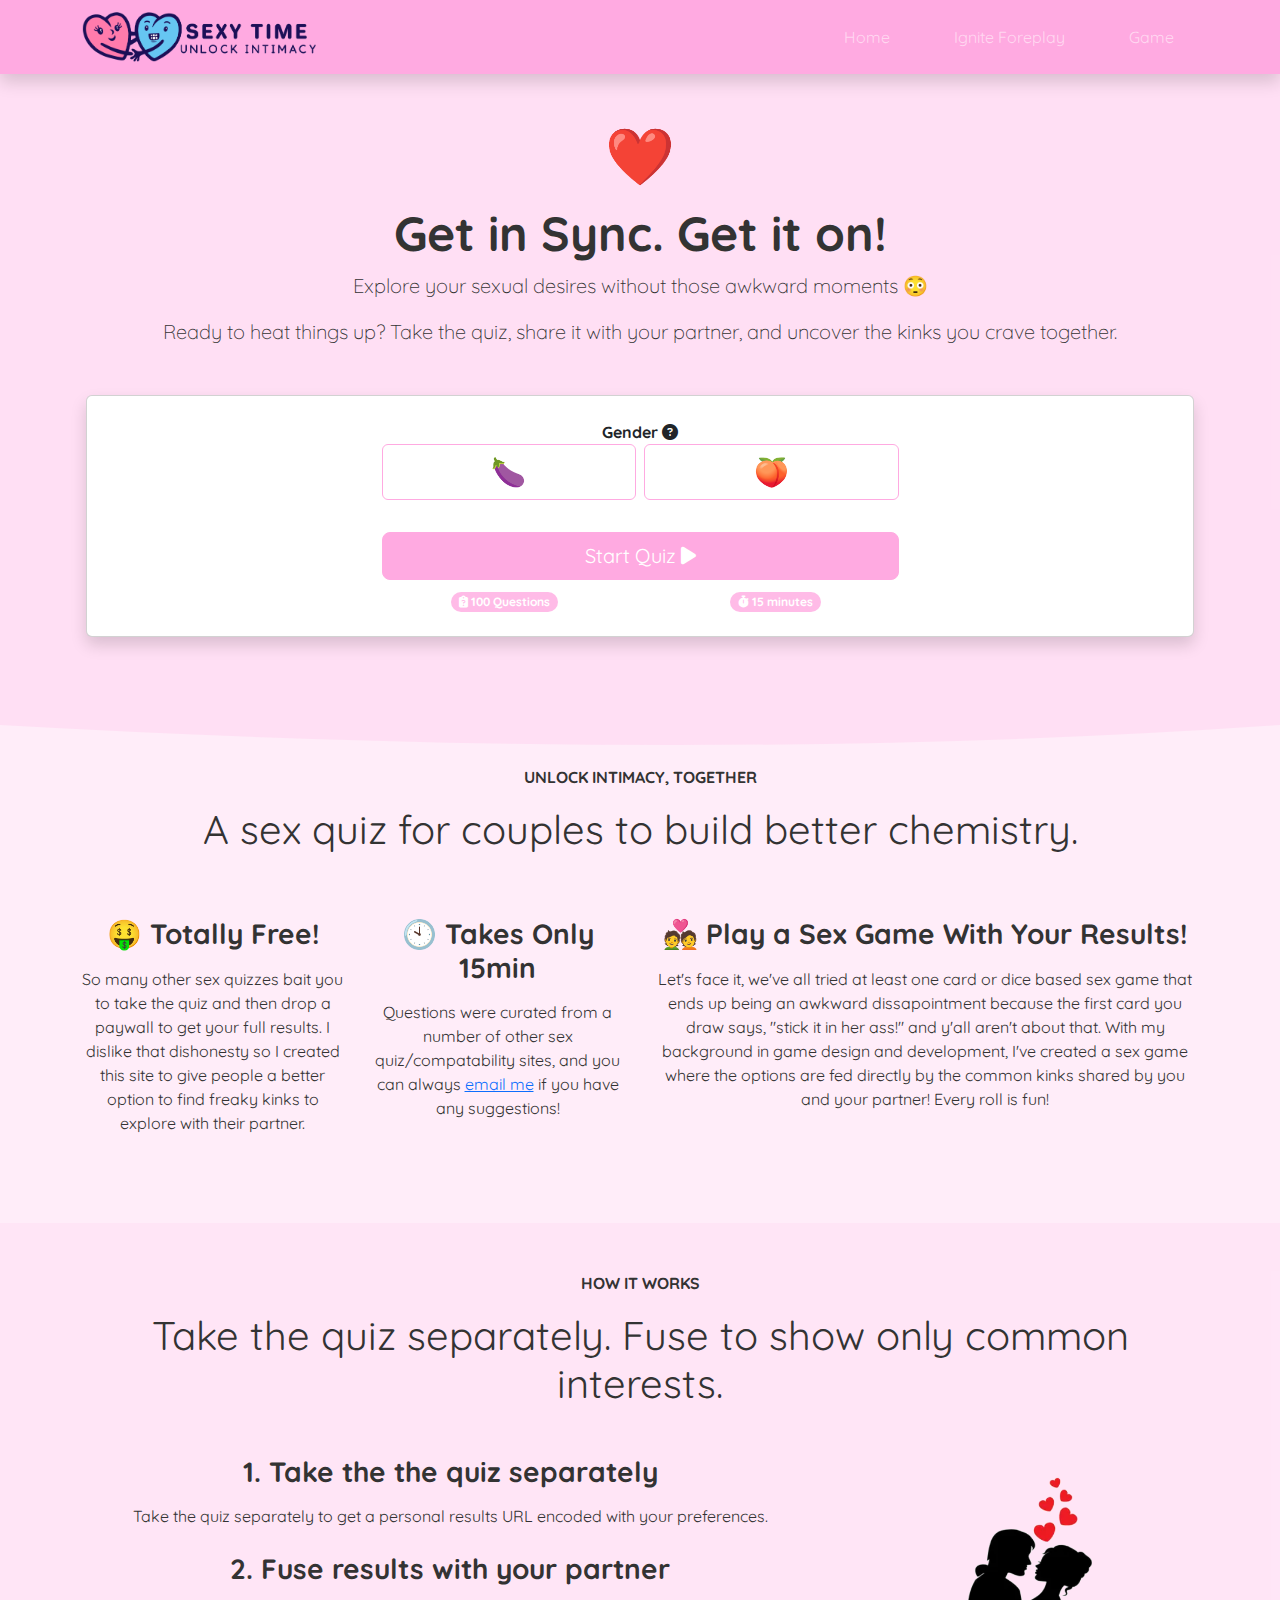
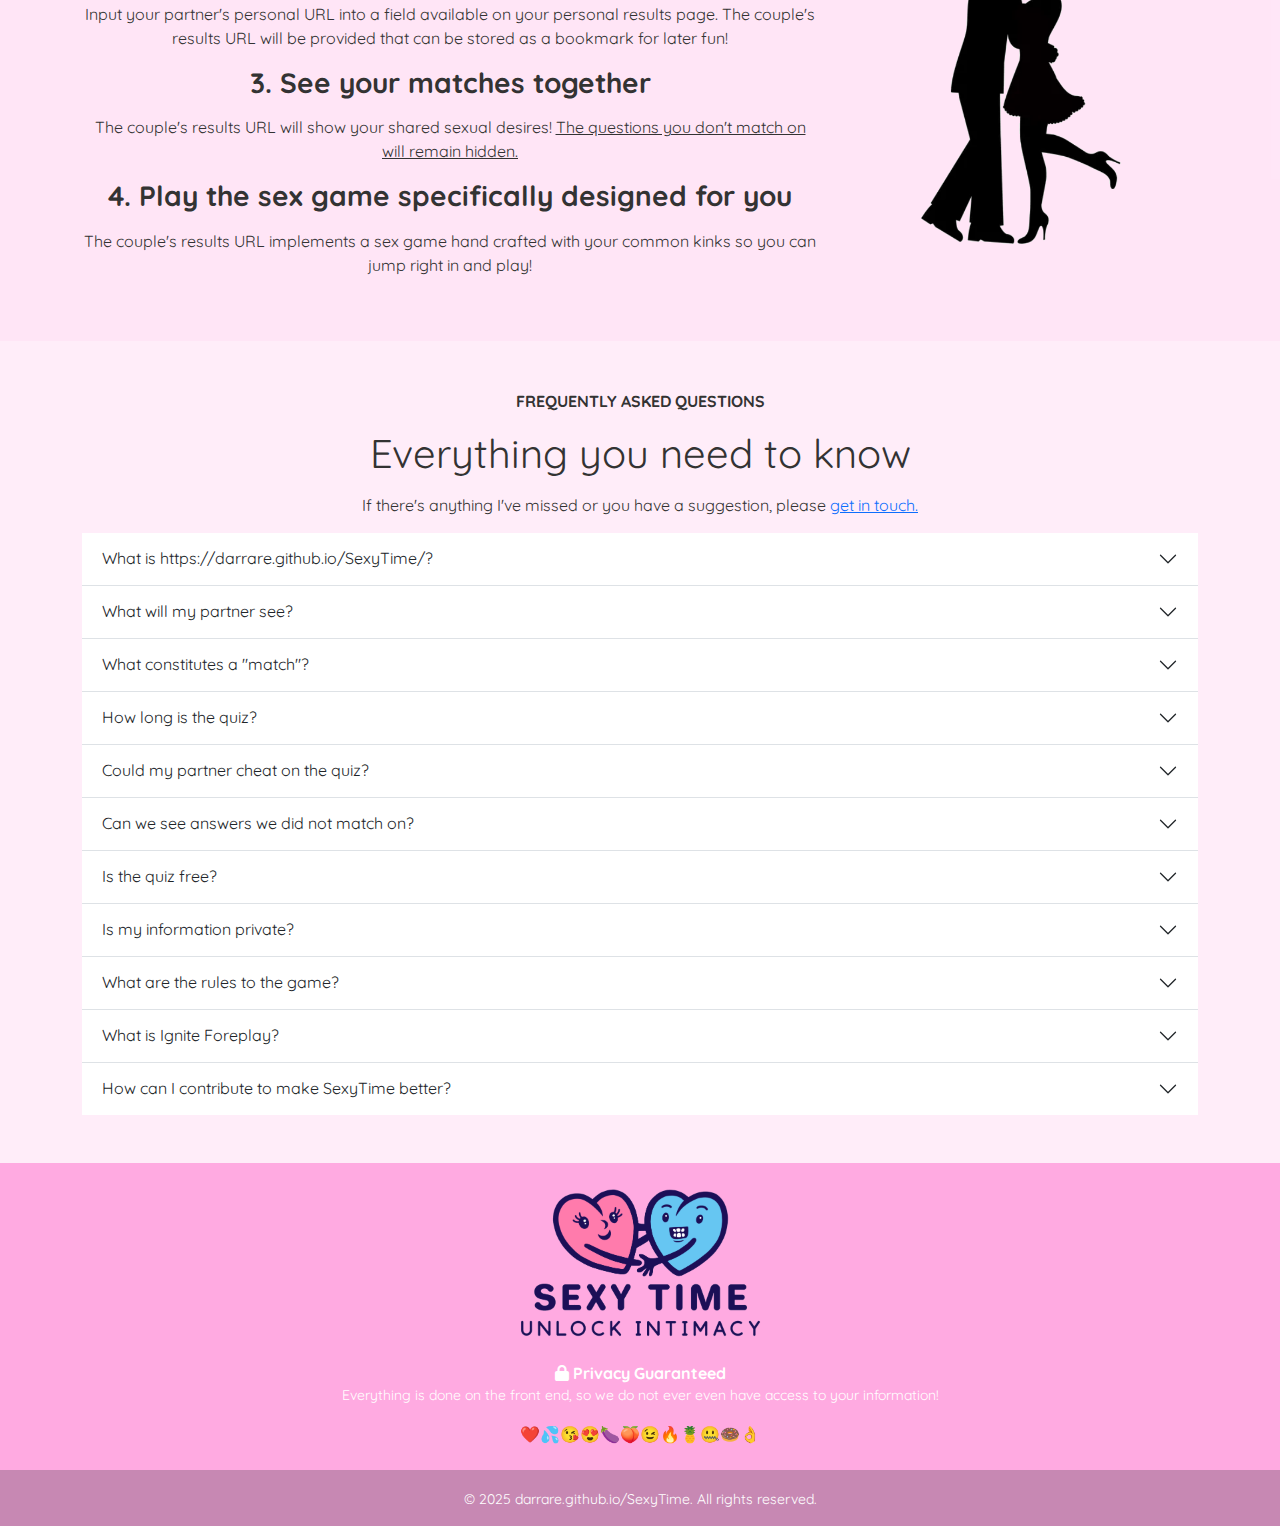
<file: index.html>
﻿<!doctype html>
<html>

<head>
    <meta name="viewport" content="width=device-width, initial-scale=1">
    <meta property="og:title" content="SexyTime">
    <title>Sex Quiz for Couples - Sexy Time</title>

    <link href="https://fonts.googleapis.com/css2?family=Quicksand:wght@400;600;700&display=swap" rel="stylesheet">
    <link rel="stylesheet" href="https://cdn.jsdelivr.net/npm/bootstrap@5.3.3/dist/css/bootstrap.min.css" />
    <link rel="stylesheet" href="https://cdnjs.cloudflare.com/ajax/libs/font-awesome/6.7.2/css/all.min.css" />
    <script src="https://ajax.googleapis.com/ajax/libs/jquery/3.7.1/jquery.min.js"></script>
    <script src="https://cdn.jsdelivr.net/npm/bootstrap@5.3.3/dist/js/bootstrap.bundle.min.js"></script>
    <script src="Javascript/site.js"></script>
    <script src="Javascript/index.js"></script>
    <link rel="stylesheet" href="site.css" />
    <link rel="shortcut icon" type="image/png" href="Images/favicon.png">
</head>

<body>
    <!-- NAV BAR -->
    <nav class="navbar navbar-expand-lg navbar-dark bg-primary shadow">
        <div class="container-lg">
            <a class="navbar-brand py-1" href="index.html">
                <img src="Images/LogoShort.png" height="50" alt="SexyTime Logo" />
            </a>

            <button class="navbar-toggler" type="button" data-bs-toggle="collapse" data-bs-target="#navbarNav" ...>
                <span class="navbar-toggler-icon"></span>
            </button>

            <div class="collapse navbar-collapse justify-content-end" id="navbarNav">
                <ul class="navbar-nav gap-3">
                    <li class="nav-item">
                        <a class="nav-link btn btn-outline-light btn-sm px-4" href="index.html">Home</a>
                    </li>
                    <li class="nav-item">
                        <a class="nav-link btn btn-outline-light btn-sm px-4" href="igniteForeplay.html">Ignite
                            Foreplay</a>
                    </li>
                    <li class="nav-item">
                        <a class="nav-link btn btn-outline-light btn-sm px-4" href="game.html">Game</a>
                    </li>
                </ul>
            </div>
        </div>
    </nav>


    <!-- Intro and anatomy/start button -->
    <div class="py-5 text-center bg-primary curved-bottom" style="--bs-bg-opacity: .2">
        <div class="container-lg">
            <div class="d-block display-4 mb-3">❤️</div>
            <h1 class="display-5 fw-bold">Get in Sync. Get it on!</h1>
            <p class="lead">Explore your sexual desires without those awkward moments 😳</p>
            <p class="lead mb-5">Ready to heat things up? Take the quiz, share it with your partner, and uncover the
                kinks you crave together.</p>
        </div>
        <div class="container-lg px-md-3 px-0">
            <div class="bg-white p-4 card shadow mb-neg">
                <div class="row justify-content-center text-center">
                    <div class="col-md-6">
                        <label>
                            <b>Gender <i class="fa-solid fa-circle-question" data-bs-toggle="tooltip"
                                    aria-label="Certain acts can only be done to or by a male or female."
                                    data-bs-original-title="Certain acts can only be done to or by a male or female."></i></b>
                        </label>
                        <div class="row">
                            <div class="col pe-1">
                                <input class="btn-check fs-5" required id="_male" type="radio" name="anatomy"
                                    value="male">
                                <label class="btn btn-outline-primary btn fs-3 w-100 me-2" data-bs-toggle="tooltip"
                                    for="_male" style="--bs-bg-opacity: .3" data-bs-original-title="Male">🍆</label>
                            </div>
                            <div class="col ps-1">
                                <input class="btn-check fs-5" required id="_female" type="radio" name="anatomy"
                                    value="female">
                                <label class="btn btn-outline-primary btn fs-3 w-100" data-bs-toggle="tooltip"
                                    for="_female" style="--bs-bg-opacity: .3" data-bs-original-title="Female">🍑</label>
                            </div>
                        </div>
                    </div>
                </div>
                <div class="row justify-content-center text-center mt-4">
                    <div class="col-md-7 col-lg-6">
                        <button class="btn btn-primary btn-lg d-block mx-auto w-100 my-2"
                            onclick="onStartQuizClick()">Start Quiz <i class="fa-solid fa-play"></i></button>
                        <div class="row">
                            <div class="col-6">
                                <span class="badge rounded-pill bg-primary" style="--bs-bg-opacity: .8">
                                    <i class="fa-solid fa-clipboard-question"></i> <span id="_question-count"></span>
                                </span>
                            </div>
                            <div class="col-6">
                                <span class="badge rounded-pill bg-primary" style="--bs-bg-opacity: .8">
                                    <i class="fa-solid fa-stopwatch"></i> 15 minutes
                                </span>
                            </div>
                        </div>
                    </div>
                </div>
            </div>
        </div>
    </div>

    <!-- Curved line break -->
    <svg width="100%" height="80" viewBox="0 0 450 80" preserveAspectRatio="none">
        <path d="M0,0 L0,40 Q250,80 450,40 L450,0 Z" fill="rgba(var(--bs-primary-rgb), .2)"></path>
    </svg>

    <!-- Details -->
    <div class="container-lg mt-home mb-5">
        <p><b>UNLOCK INTIMACY, TOGETHER</b></p>
        <p class="display-6"><b>A sex quiz for couples to build better chemistry.</b></p>
        <div class="row">
            <div class="col-12 col-md-3 mt-5 d-flex">
                <div>
                    <h3 class="fw-bold mb-3">🤑 Totally Free! </h3>
                    <p>
                        So many other sex quizzes bait you to take the quiz and then drop a paywall to get your full
                        results.
                        I dislike that dishonesty so I created this site to give people a better option to find freaky
                        kinks to explore with their partner.
                    </p>
                </div>
            </div>
            <div class="col-12 col-md-3 mt-5 d-flex">
                <div>
                    <h3 class="fw-bold mb-3">🕙 Takes Only 15min</h3>
                    <p>
                        Questions were curated from a number of other sex quiz/compatability sites, and you can always
                        <a href="mailto:darrare@hotmail.com">email me</a> if you have any suggestions!
                    </p>
                </div>
            </div>
            <div class="col-12 col-md-6 mt-5 d-flex">
                <div>
                    <h3 class="fw-bold mb-3">💑 Play a Sex Game With Your Results!</h3>
                    <p>
                        Let's face it, we've all tried at least one card or dice based sex game that ends up being an
                        awkward dissapointment because the first card you draw says, "stick it in her ass!" and y'all
                        aren't about that.
                        With my background in game design and development, I've created a sex game where the options are
                        fed directly by the common kinks shared by you and your partner! Every roll is fun!
                    </p>
                </div>
            </div>
        </div>
        <br>
    </div>

    <!-- How it works -->
    <div class="bg-primary py-5" style="--bs-bg-opacity: .10;">
        <div class="container-lg">
            <p><b>HOW IT WORKS</b></p>
            <p class="display-6"><b>Take the quiz separately. Fuse to show only common interests.</b></p>

            <div class="row mt-5">
                <div class="col-md-8">
                    <div class="mb-4">
                        <h3 class="fw-bold mb-3">1. Take the the quiz separately</h3>
                        <p>
                            Take the quiz separately to get a personal results URL encoded with your preferences.
                        </p>
                    </div>
                    <div>
                        <h3 class="fw-bold mb-3">2. Fuse results with your partner</h3>
                        <p>
                            Input your partner's personal URL into a field available on your personal results page.
                            The couple's results URL will be provided that can be stored as a bookmark for later fun!
                        </p>
                    </div>
                    <div>
                        <h3 class="fw-bold mb-3">3. See your matches together</h3>
                        <p>
                            The couple's results URL will show your shared sexual desires! <u>The questions you don't
                                match on will remain hidden.</u>
                        </p>
                    </div>
                    <div>
                        <h3 class="fw-bold mb-3">4. Play the sex game specifically designed for you</h3>
                        <p>
                            The couple's results URL implements a sex game hand crafted with your common kinks so you
                            can jump right in and play!
                        </p>
                    </div>
                </div>
                <div class="col-md-4 text-center">
                    <img src="Images/CuteCoupleSilhouette.png" class="img-fluid" alt="Couple embracing"
                        style="max-height: 400px;">
                </div>
            </div>
        </div>
    </div>

    <!-- FAQ -->
    <div class="container-lg mt-5">
        <p><b>FREQUENTLY ASKED QUESTIONS</b></p>
        <p class="display-6"><b>Everything you need to know</b></p>

        <p>If there's anything I've missed or you have a suggestion, please <a href="mailto:darrare@hotmail.com">get in
                touch.</a></p>
        <div class="container-lg px-0 mb-5">
            <div class="accordion accordion-flush">
                <div class="accordion-item">
                    <h2 class="accordion-header" id="flush-heading1">
                        <button class="accordion-button collapsed" type="button" data-bs-toggle="collapse"
                            data-bs-target="#flush-collapse1" aria-expanded="false" aria-controls="flush-collapse1">
                            What is https://darrare.github.io/SexyTime/?
                        </button>
                    </h2>
                    <div id="flush-collapse1" class="accordion-collapse collapse" aria-labelledby="flush-heading1">
                        <div class="accordion-body">
                            <div class="row">
                                <div class="col-md-4">
                                    <img src="Images/LogoSquare.png" class="img-fluid" />
                                </div>
                                <div class="col-md-8">
                                    <p>
                                        https://darrare.github.io/SexyTime/ was created to offer couples out there a way
                                        to explore their sexual fantasies without the awkward moments when they cross a
                                        line that is uncomfortable for their partner.
                                    </p>
                                    <p>
                                        <b>You take the quiz separately.</b>
                                        Your answers are only revealed to your partner if you match on a question, so
                                        you can be totally honest without fear of embarrassment.
                                    </p>
                                    <p class="mb-0">
                                        Quiz results feed into a sex game that allows you and your partner to explore
                                        your wild sides within a realm of comfortablity!
                                        No more will you suffer from the sex games that ask you to cross a line of your
                                        partners as each action recommended by the game is taken directly from your
                                        shared kinks!
                                    </p>
                                </div>
                            </div>
                        </div>
                    </div>
                </div>
                <div class="accordion-item">
                    <h2 class="accordion-header" id="flush-heading2">
                        <button class="accordion-button collapsed" type="button" data-bs-toggle="collapse"
                            data-bs-target="#flush-collapse2" aria-expanded="false" aria-controls="flush-collapse2">
                            What will my partner see?
                        </button>
                    </h2>
                    <div id="flush-collapse2" class="accordion-collapse collapse" aria-labelledby="flush-heading2">
                        <div class="accordion-body">
                            <p>
                                You and your partner will only see each other's answer if you both indicated interest in
                                it.
                            </p>
                            <p>
                                There are 5 options for each question:
                            </p>
                            <p style="margin: 0">🤮 (absolutely not)</p>
                            <p style="margin: 0">😕 (probably not)</p>
                            <p style="margin: 0">🤷 (if my partner is into it)</p>
                            <p style="margin: 0">😀 (yeah)</p>
                            <p>😍 (fuck yeah!)</p>
                            <p class="mb-0">
                                If either of you answers 😕 or 🤮 that answer will be completely excluded from the
                                results page. This ensures that neither of you will feel embarrassed, upset, or
                                uncomfortable if one person answers 🤮 and the other answers 😍.
                            </p>
                        </div>
                    </div>
                </div>
                <div class="accordion-item">
                    <h2 class="accordion-header" id="flush-heading2pointfive">
                        <button class="accordion-button collapsed" type="button" data-bs-toggle="collapse"
                            data-bs-target="#flush-collapse2pointfive" aria-expanded="false"
                            aria-controls="flush-collapse2pointfive">
                            What constitutes a "match"?
                        </button>
                    </h2>
                    <div id="flush-collapse2pointfive" class="accordion-collapse collapse"
                        aria-labelledby="flush-heading2pointfive">
                        <div class="accordion-body">
                            <p>
                                A question is considered a match if you and your partner both answer 🤷, 😀, or 😍. Any
                                combination will count as a match. For example, if you answer 😍 and your partner
                                answers 🤷, it will show up in the results.
                            </p>
                            <p class="mb-0">
                                If either of you answers 😕 or 🤮 that answer will be completely excluded from the
                                results page.
                            </p>
                        </div>
                    </div>
                </div>
                <div class="accordion-item">
                    <h2 class="accordion-header" id="flush-heading3">
                        <button class="accordion-button collapsed" type="button" data-bs-toggle="collapse"
                            data-bs-target="#flush-collapse3" aria-expanded="false" aria-controls="flush-collapse3">
                            How long is the quiz?
                        </button>
                    </h2>
                    <div id="flush-collapse3" class="accordion-collapse collapse" aria-labelledby="flush-heading3">
                        <div class="accordion-body">
                            The quiz takes just 15 minutes per person.
                            You and your partner can take the quiz at the same time as you will generate individual
                            personal URLs.
                        </div>
                    </div>
                </div>
                <div class="accordion-item">
                    <h2 class="accordion-header" id="flush-heading8">
                        <button class="accordion-button collapsed" type="button" data-bs-toggle="collapse"
                            data-bs-target="#flush-collapse8" aria-expanded="false" aria-controls="flush-collapse8">
                            Could my partner cheat on the quiz?
                        </button>
                    </h2>
                    <div id="flush-collapse8" class="accordion-collapse collapse" aria-labelledby="flush-heading8">
                        <div class="accordion-body">
                            It's possible—your partner could answer 😍 to every single question, revealing all the
                            fantasies you selected. However, if your partner is cheating on a simple quiz, you have
                            bigger problems in your relationship.
                        </div>
                    </div>
                </div>
                <div class="accordion-item">
                    <h2 class="accordion-header" id="flush-heading30">
                        <button class="accordion-button collapsed" type="button" data-bs-toggle="collapse"
                            data-bs-target="#flush-collapse30" aria-expanded="false" aria-controls="flush-collapse30">
                            Can we see answers we did not match on?
                        </button>
                    </h2>
                    <div id="flush-collapse30" class="accordion-collapse collapse" aria-labelledby="flush-heading30">
                        <div class="accordion-body">
                            No. The purpose of this quiz is to offer couples an opportunity to express their interests
                            without judgement and embarassment. If you want to share the answers with your partner, take
                            the quiz together!
                        </div>
                    </div>
                </div>
                <div class="accordion-item">
                    <h2 class="accordion-header" id="flush-heading20">
                        <button class="accordion-button collapsed" type="button" data-bs-toggle="collapse"
                            data-bs-target="#flush-collapse20" aria-expanded="false" aria-controls="flush-collapse20">
                            Is the quiz free?
                        </button>
                    </h2>
                    <div id="flush-collapse20" class="accordion-collapse collapse" aria-labelledby="flush-heading20">
                        <div class="accordion-body">
                            Yes! 100% of the quiz is free, unlike other sites out there that bait you in but hit you
                            with a paywall right after you've finished your quiz.
                            100% of your results will be immediately available after you finish 😊
                        </div>
                    </div>
                </div>
                <div class="accordion-item">
                    <h2 class="accordion-header" id="flush-heading9">
                        <button class="accordion-button collapsed" type="button" data-bs-toggle="collapse"
                            data-bs-target="#flush-collapse9" aria-expanded="false" aria-controls="flush-collapse9">
                            Is my information private?
                        </button>
                    </h2>
                    <div id="flush-collapse9" class="accordion-collapse collapse" aria-labelledby="flush-heading9">
                        <div class="accordion-body">
                            <p>
                                Yes! I don't even collect any of your information!
                                I created this site using only HTML, JavaScript, and CSS and there is no server or
                                back-end involved, period.
                            </p>
                            <p>
                                Running a server would be an expense, whereas hosting on github is free! Because the
                                logic is written in JavaScript, your personal computer (or phone) does all of the heavy
                                lifting so I don't need to!
                                Your results are encoded into the URL provided at the end of the quiz as a digital
                                signature, not in any database anywhere.
                                If you lose the URLs, you will have to take the quiz again.
                                If I make significant changes to the site, you may also have to take the quiz again -
                                but hey, maybe you and your partners kinks have altered since the last time!
                            </p>
                        </div>
                    </div>
                </div>
                <div class="accordion-item">
                    <h2 class="accordion-header" id="flush-heading10">
                        <button class="accordion-button collapsed" type="button" data-bs-toggle="collapse"
                            data-bs-target="#flush-collapse10" aria-expanded="false" aria-controls="flush-collapse10">
                            What are the rules to the game?
                        </button>
                    </h2>
                    <div id="flush-collapse10" class="accordion-collapse collapse" aria-labelledby="flush-heading10">
                        <div class="accordion-body">
                            <p>The game is pretty simple. Pick what stage you're at, toggle the intensity selectors,
                                optionally pick a scene tone, and select his turn or her turn!</p>

                            <p>Follow the prompt to get things heated in the bedroom, but feel free to stray from the
                                guided path if it feels right!</p>

                            <p>After you finish the quiz, there will be a link on the couple's results page that you can
                                click to play the game with a filter applied that directly tailors the game to your
                                shared desires!</p>
                        </div>
                    </div>
                </div>
                <div class="accordion-item">
                    <h2 class="accordion-header" id="flush-heading11">
                        <button class="accordion-button collapsed" type="button" data-bs-toggle="collapse"
                            data-bs-target="#flush-collapse11" aria-expanded="false" aria-controls="flush-collapse11">
                            What is Ignite Foreplay?
                        </button>
                    </h2>
                    <div id="flush-collapse11" class="accordion-collapse collapse" aria-labelledby="flush-heading11">
                        <div class="accordion-body">
                            <p>Ignite Foreplay is my second attempt at an intimacy game. I discovered that the game can be fun 
                                during foreplay, but once you're in the zone you should just take over and do what feels right!
                            </p>

                            <p>Ignite Foreplay is a way to connect to your partner emotionally before you connect to your partner physically 😉
                            </p>

                            <p></p>
                        </div>
                    </div>
                </div>
                <div class="accordion-item">
                    <h2 class="accordion-header" id="flush-heading12">
                        <button class="accordion-button collapsed" type="button" data-bs-toggle="collapse"
                            data-bs-target="#flush-collapse12" aria-expanded="false" aria-controls="flush-collapse12">
                            How can I contribute to make SexyTime better?
                        </button>
                    </h2>
                    <div id="flush-collapse12" class="accordion-collapse collapse" aria-labelledby="flush-heading12">
                        <div class="accordion-body">
                            <p>
                                If you're an engineer like me and would like to contribute, please feel free to browse
                                the <a href="https://github.com/darrare/SexyTime">GitHub repository</a> and make pull
                                requests with your desired changes.
                            </p>
                            <p>
                                If you're not an engineer, but have some good suggestions you would like to see
                                implemented, please open an issue at <a
                                    href="https://github.com/darrare/SexyTime">GitHub</a> or <a
                                    href="mailto:darrare@hotmail.com">email me</a> your suggestion!
                            </p>
                        </div>
                    </div>
                </div>
            </div>
        </div>
    </div>
    <!-- Footer -->
    <footer class="text-center text-white bg-primary mt-5">
        <div class="container-lg">
            <section class="text-center mb-4  pt-4">
                <img src="Images/LogoSquare.png" class="img-fluid" style="max-height: 150px;" />
            </section>
            <section class="mb-4">
                <div class="row d-flex justify-content-center">
                    <p class="mb-0"><i class="fa-solid fa-lock"></i> <b>Privacy Guaranteed</b></p>
                    <p class="small mt-0">Everything is done on the front end, so we do not ever even have access to
                        your information!</p>
                    <p class="mb-0">❤️💦😘😍🍆🍑😉🔥🍍🤐🍩👌</p>
                </div>
            </section>
        </div>
        <div class="bg-dark">
            <div class="p-3 bg-primary bg-opacity-75">
                <small>© 2025 darrare.github.io/SexyTime. All rights reserved.</small>
            </div>
        </div>
    </footer>
</body>

</html>
</file>
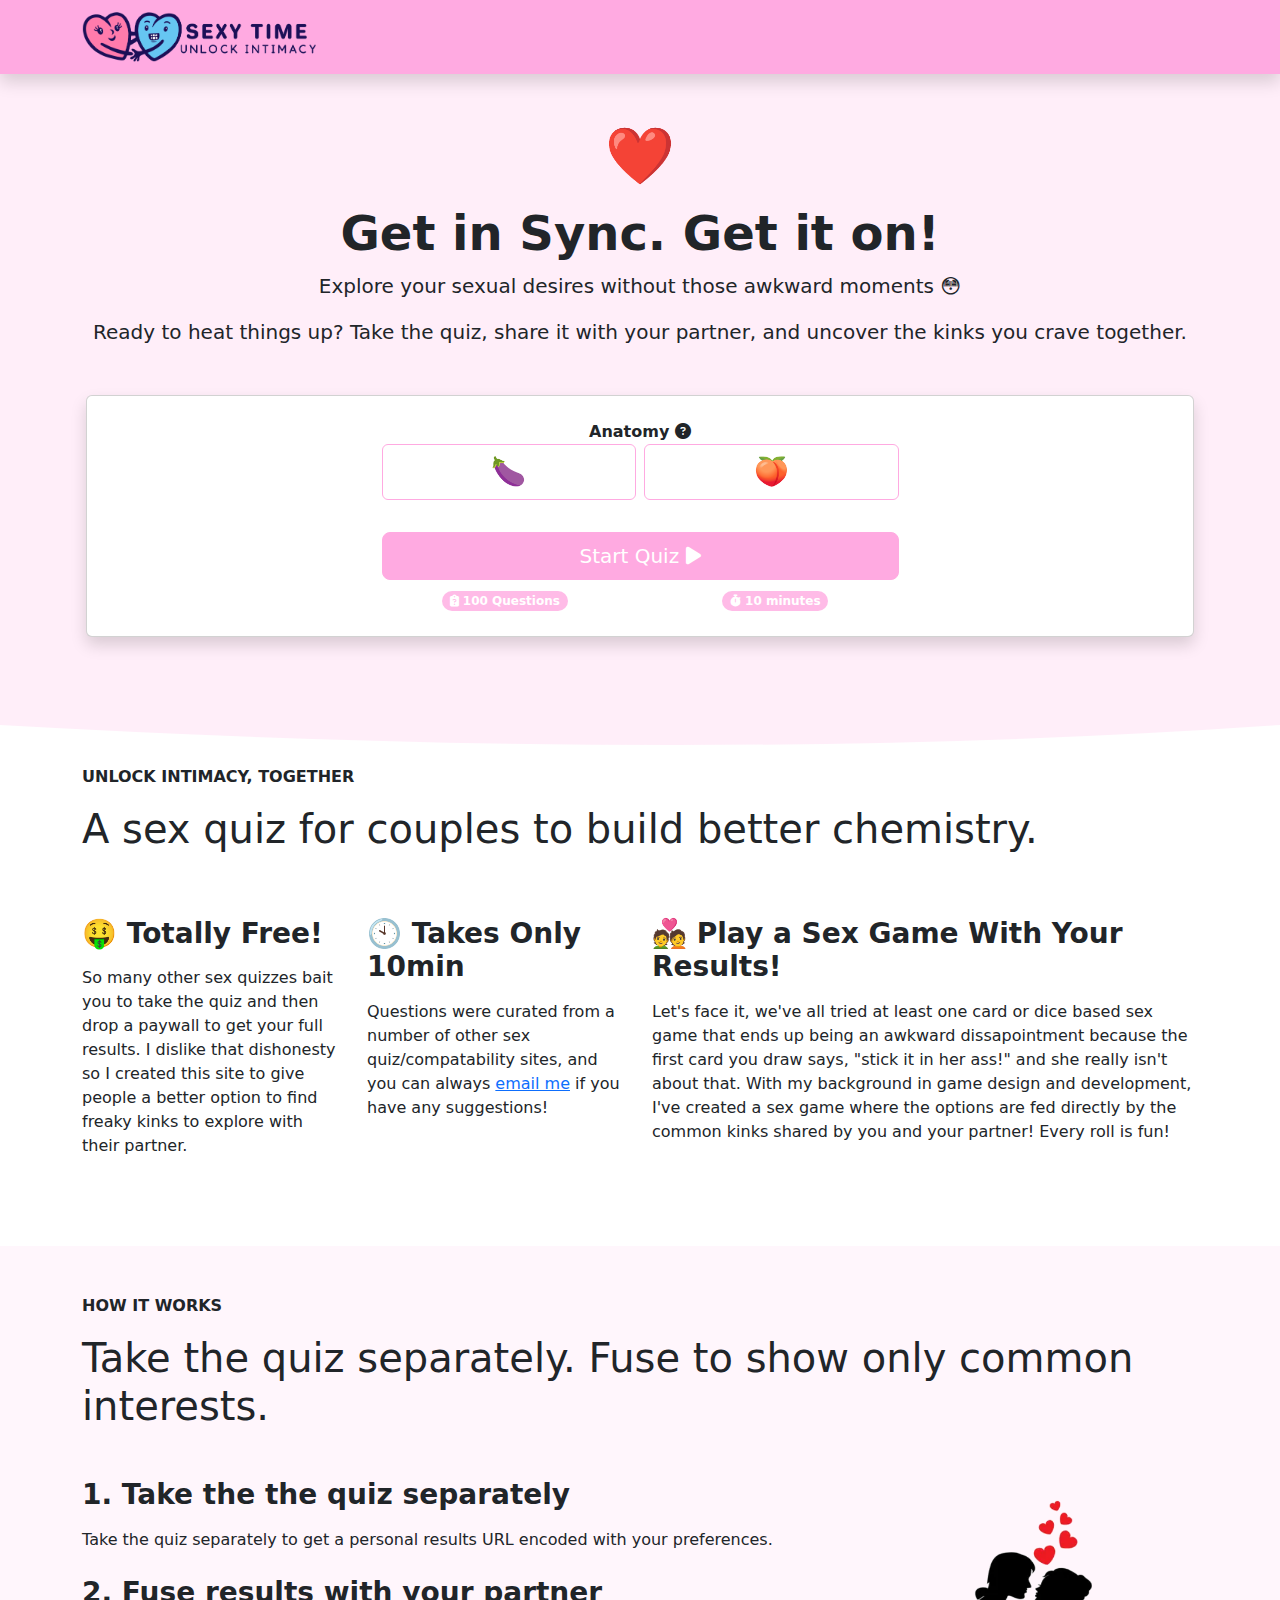
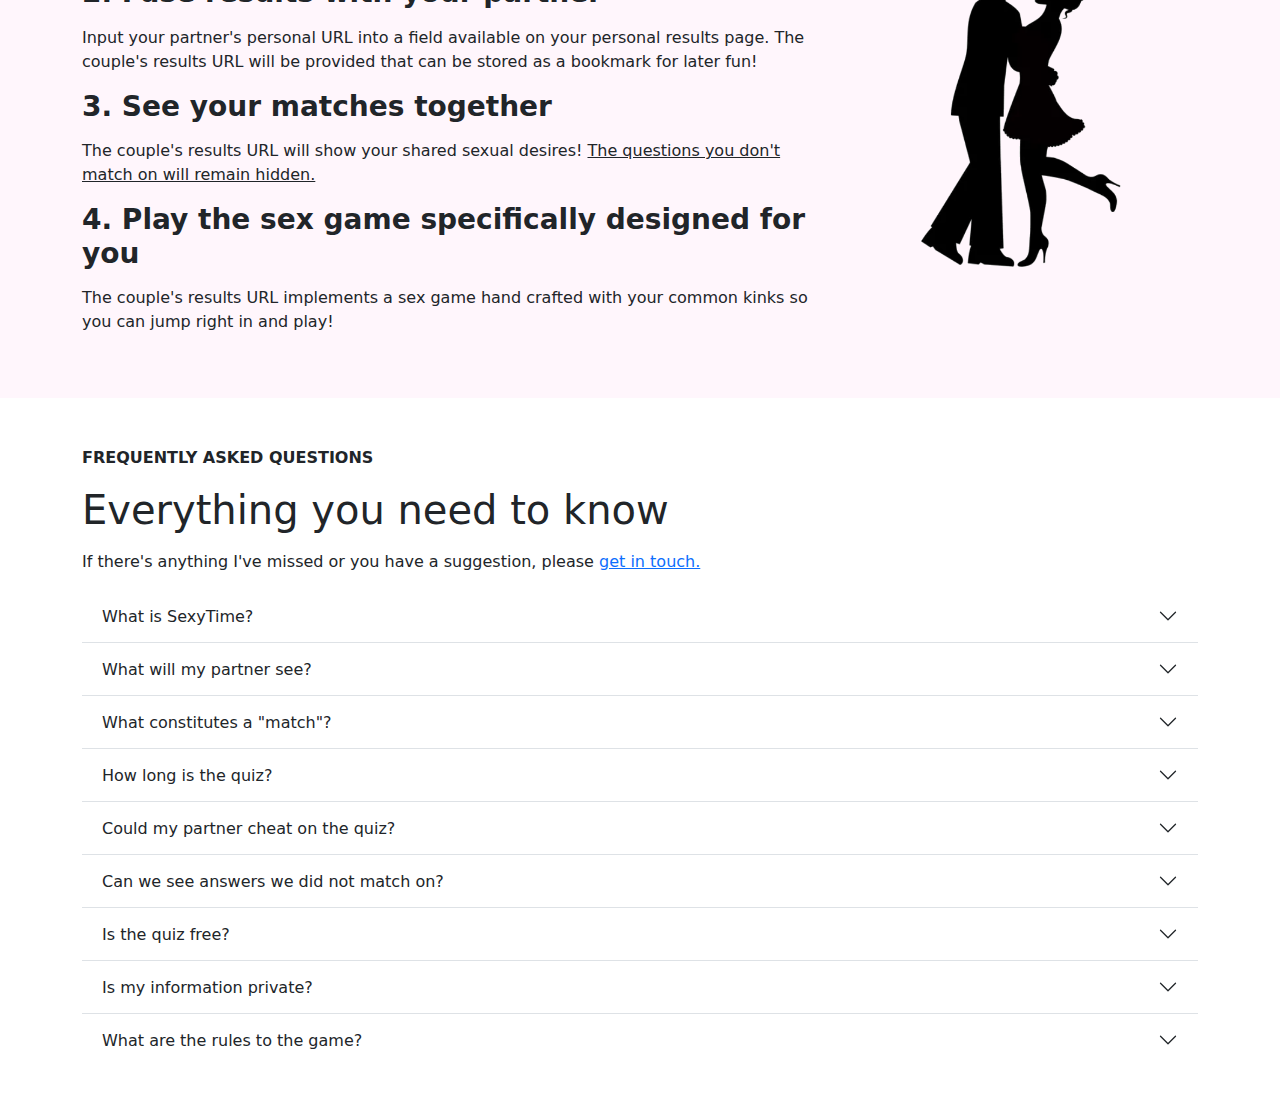
<file: SexyTime/index.html>
﻿<!doctype html>
<html>
<head>
    <meta name="viewport" content="width=device-width, initial-scale=1">
    <meta property="og:title" content="SexyTime">
    <title>Sex Quiz for Couples - Sexy Time</title>

    <link rel="stylesheet" href="https://cdn.jsdelivr.net/npm/bootstrap@5.3.3/dist/css/bootstrap.min.css" />
    <link rel="stylesheet" href="https://cdnjs.cloudflare.com/ajax/libs/font-awesome/6.7.2/css/all.min.css" />
    <script src="https://ajax.googleapis.com/ajax/libs/jquery/3.7.1/jquery.min.js"></script>
    <script src="https://cdn.jsdelivr.net/npm/bootstrap@5.3.3/dist/js/bootstrap.bundle.min.js"></script>
    <script src="site.js"></script>
    <link rel="stylesheet" href="site.css" />

    <link rel="shortcut icon" type="image/png" href="Images/favicon.png">
</head>
<body>
    <!-- NAV BAR -->
    <nav class="navbar navbar-expand-lg navbar-dark bg-primary shadow">
        <div class="container-lg">
            <a class="navbar-brand py-1" href="/">
                <img src="Images/LogoShort.png" height="50" />
            </a>
        </div>
    </nav>

    <!-- Intro and anatomy/start button -->
    <div class="py-5 text-center bg-primary curved-bottom" style="--bs-bg-opacity: .2">
        <div class="container-lg">
            <div class="d-block display-4 mb-3">❤️</div>
            <h1 class="display-5 fw-bold">Get in Sync. Get it on!</h1>
            <p class="lead">Explore your sexual desires without those awkward moments 😳</p>
            <p class="lead mb-5">Ready to heat things up? Take the quiz, share it with your partner, and uncover the kinks you crave together.</p>
        </div>
        <div class="container-lg px-md-3 px-0">
            <div class="bg-white p-4 card shadow mb-neg">
                <div class="row justify-content-center text-center">
                    <div class="col-md-6">
                        <label>
                            <b>Anatomy <i class="fa-solid fa-circle-question" data-bs-toggle="tooltip" aria-label="Certain questions can only be done to or by a person with specific anatomy." data-bs-original-title="Certain questions can only be done to or by a person with specific anatomy."></i></b>
                        </label>
                        <div class="row">
                            <div class="col pe-1">
                                <input class="btn-check fs-5" required id="_male" type="radio" name="anatomy" value="male">
                                <label class="btn btn-outline-primary btn fs-3 w-100 me-2" data-bs-toggle="tooltip" for="_male" style="--bs-bg-opacity: .3" data-bs-original-title="Penis">🍆</label>
                            </div>
                            <div class="col ps-1">
                                <input class="btn-check fs-5" required id="_female" type="radio" name="anatomy" value="female">
                                <label class="btn btn-outline-primary btn fs-3 w-100" data-bs-toggle="tooltip" for="_female" style="--bs-bg-opacity: .3" data-bs-original-title="Vagina">🍑</label>
                            </div>
                        </div>
                    </div>
                </div>
                <div class="row justify-content-center text-center mt-4">
                    <div class="col-md-7 col-lg-6">
                        <button class="btn btn-primary btn-lg d-block mx-auto w-100 my-2" onclick="onStartQuizClick()">Start Quiz <i class="fa-solid fa-play"></i></button>
                        <div class="row">
                            <div class="col-6">
                                <span class="badge rounded-pill bg-primary" style="--bs-bg-opacity: .8">
                                    <i class="fa-solid fa-clipboard-question"></i> <span id="_question-count"></span>
                                </span>
                            </div>
                            <div class="col-6">
                                <span class="badge rounded-pill bg-primary" style="--bs-bg-opacity: .8">
                                    <i class="fa-solid fa-stopwatch"></i> 10 minutes
                                </span>
                            </div>
                        </div>
                    </div>
                </div>
            </div>
        </div>
    </div>

    <!-- Curved line break -->
    <svg width="100%" height="80" viewBox="0 0 450 80" preserveAspectRatio="none">
        <path d="M0,0 L0,40 Q250,80 450,40 L450,0 Z" fill="rgba(var(--bs-primary-rgb), .2)"></path>
    </svg>

    <!-- Details -->
    <div class="container-lg mt-home mb-5">
        <p><b>UNLOCK INTIMACY, TOGETHER</b></p>
        <p class="display-6"><b>A sex quiz for couples to build better chemistry.</b></p>
        <div class="row">
            <div class="col-12 col-md-3 mt-5 d-flex">
                <div>
                    <h3 class="fw-bold mb-3">🤑 Totally Free! </h3>
                    <p>
                        So many other sex quizzes bait you to take the quiz and then drop a paywall to get your full results.
                        I dislike that dishonesty so I created this site to give people a better option to find freaky kinks to explore with their partner.
                    </p>
                </div>
            </div>
            <div class="col-12 col-md-3 mt-5 d-flex">
                <div>
                    <h3 class="fw-bold mb-3">🕙 Takes Only 10min</h3>
                    <p>
                        Questions were curated from a number of other sex quiz/compatability sites, and you can always <a href="mailto:darrare@hotmail.com">email me</a> if you have any suggestions! 

                    </p>
                </div>
            </div>
            <div class="col-12 col-md-6 mt-5 d-flex">
                <div>
                    <h3 class="fw-bold mb-3">💑 Play a Sex Game With Your Results!</h3>
                    <p>
                        Let's face it, we've all tried at least one card or dice based sex game that ends up being an awkward dissapointment because the first card you draw says, "stick it in her ass!" and she really isn't about that.
                        With my background in game design and development, I've created a sex game where the options are fed directly by the common kinks shared by you and your partner! Every roll is fun!
                    </p>
                </div>
            </div>
        </div>
        <br>
    </div>

    <!-- How it works -->
    <div class="bg-primary py-5" style="--bs-bg-opacity: .10;">
        <div class="container-lg">
            <p><b>HOW IT WORKS</b></p>
            <p class="display-6"><b>Take the quiz separately. Fuse to show only common interests.</b></p>

            <div class="row mt-5">
                <div class="col-md-8">
                    <div class="mb-4">
                        <h3 class="fw-bold mb-3">1. Take the the quiz separately</h3>
                        <p>
                            Take the quiz separately to get a personal results URL encoded with your preferences.
                        </p>
                    </div>
                    <div>
                        <h3 class="fw-bold mb-3">2. Fuse results with your partner</h3>
                        <p>
                            Input your partner's personal URL into a field available on your personal results page.
                            The couple's results URL will be provided that can be stored as a bookmark for later fun!
                        </p>
                    </div>
                    <div>
                        <h3 class="fw-bold mb-3">3. See your matches together</h3>
                        <p>
                            The couple's results URL will show your shared sexual desires! <u>The questions you don't match on will remain hidden.</u>
                        </p>
                    </div>
                    <div>
                        <h3 class="fw-bold mb-3">4. Play the sex game specifically designed for you</h3>
                        <p>
                            The couple's results URL implements a sex game hand crafted with your common kinks so you can jump right in and play!
                        </p>
                    </div>
                </div>
                <div class="col-md-4 text-center">
                    <img src="Images/CuteCoupleSilhouette.png" class="img-fluid" alt="Couple embracing" style="max-height: 400px;">
                </div>
            </div>
        </div>
    </div>

    <!-- FAQ -->
    <div class="container-lg mt-5">
        <p><b>FREQUENTLY ASKED QUESTIONS</b></p>
        <p class="display-6"><b>Everything you need to know</b></p>

        <p>If there's anything I've missed or you have a suggestion, please <a href="mailto:darrare@hotmail.com">get in touch.</a></p>
        <div class="container-lg px-0 mb-5">
            <div class="accordion accordion-flush">
                <div class="accordion-item">
                    <h2 class="accordion-header" id="flush-heading1">
                        <button class="accordion-button collapsed" type="button" data-bs-toggle="collapse" data-bs-target="#flush-collapse1" aria-expanded="false" aria-controls="flush-collapse1">
                            What is SexyTime?
                        </button>
                    </h2>
                    <div id="flush-collapse1" class="accordion-collapse collapse" aria-labelledby="flush-heading1">
                        <div class="accordion-body">
                            <div class="row">
                                <div class="col-md-4">
                                    <img src="Images/LogoSquare.png" class="img-fluid" />
                                </div>
                                <div class="col-md-8">
                                    <p>
                                        SexyTime was created to offer couples out there a way to explore their sexual fantasies without the awkward moments when they cross a line that is uncomfortable for their partner.
                                    </p>
                                    <p>
                                        <b>You take the quiz separately.</b>
                                        Your answers are only revealed to your partner if you match on a question, so you can be totally honest without fear of embarrassment.
                                    </p>
                                    <p class="mb-0">
                                        Quiz results feed into a sex game that allows you and your partner to explore your wild sides within a realm of comfortablity!
                                        No more will you suffer from the sex games that ask you to cross a line of your partners as each action recommended by the game is taken directly from your shared kinks!
                                    </p>
                                </div>
                            </div>
                        </div>
                    </div>
                </div>
                <div class="accordion-item">
                    <h2 class="accordion-header" id="flush-heading2">
                        <button class="accordion-button collapsed" type="button" data-bs-toggle="collapse" data-bs-target="#flush-collapse2" aria-expanded="false" aria-controls="flush-collapse2">
                            What will my partner see?
                        </button>
                    </h2>
                    <div id="flush-collapse2" class="accordion-collapse collapse" aria-labelledby="flush-heading2">
                        <div class="accordion-body">
                            <p>
                                You and your partner will only see each other's answer if you both indicated interest in it.
                            </p>
                            <p>
                                There are 5 options for each question:
                            </p>
                            <ul>
                                <li>🤮 (absolutely not)</li>
                                <li>😕 (probably not)</li>
                                <li>🤷 (if my partner is into it)</li>
                                <li>😀 (yeah)</li>
                                <li>😍 (fuck yeah!)</li>
                            </ul>
                            <p class="mb-0">
                                If either of you answers 😕, 🤮, or leaves a question blank, that answer will be completely excluded from the results page. This ensures that neither of you will feel embarrassed, upset, or uncomfortable if one person answers 🤮 and the other answers 😍.
                            </p>
                        </div>
                    </div>
                </div>
                <div class="accordion-item">
                    <h2 class="accordion-header" id="flush-heading2pointfive">
                        <button class="accordion-button collapsed" type="button" data-bs-toggle="collapse" data-bs-target="#flush-collapse2pointfive" aria-expanded="false" aria-controls="flush-collapse2pointfive">
                            What constitutes a "match"?
                        </button>
                    </h2>
                    <div id="flush-collapse2pointfive" class="accordion-collapse collapse" aria-labelledby="flush-heading2pointfive">
                        <div class="accordion-body">
                            <p>
                                A question is considered a match if you and your partner both answer 🤷, 😀, or 😍. Any combination will count as a match. For example, if you answer 😍 and your partner answers 🤷, it will show up in the results.
                            </p>
                            <p class="mb-0">
                                If either of you answers 😕, 🤮, or leaves a question blank, that answer will be completely excluded from the results page.
                            </p>
                        </div>
                    </div>
                </div>
                <div class="accordion-item">
                    <h2 class="accordion-header" id="flush-heading3">
                        <button class="accordion-button collapsed" type="button" data-bs-toggle="collapse" data-bs-target="#flush-collapse3" aria-expanded="false" aria-controls="flush-collapse3">
                            How long is the quiz?
                        </button>
                    </h2>
                    <div id="flush-collapse3" class="accordion-collapse collapse" aria-labelledby="flush-heading3">
                        <div class="accordion-body">
                            The quiz takes just 10-15 minutes per person.
                            You and your partner can take the quiz at the same time as you will generate individual personal URLs.
                        </div>
                    </div>
                </div>
                <div class="accordion-item">
                    <h2 class="accordion-header" id="flush-heading8">
                        <button class="accordion-button collapsed" type="button" data-bs-toggle="collapse" data-bs-target="#flush-collapse8" aria-expanded="false" aria-controls="flush-collapse8">
                            Could my partner cheat on the quiz?
                        </button>
                    </h2>
                    <div id="flush-collapse8" class="accordion-collapse collapse" aria-labelledby="flush-heading8" style="">
                        <div class="accordion-body">
                            It's possible—your partner could answer 😍 to every single question, revealing all the fantasies you selected. However, if your partner is cheating on a simple quiz, you have bigger problems in your relationship.
                        </div>
                    </div>
                </div>
                <div class="accordion-item">
                    <h2 class="accordion-header" id="flush-heading30">
                        <button class="accordion-button collapsed" type="button" data-bs-toggle="collapse" data-bs-target="#flush-collapse30" aria-expanded="false" aria-controls="flush-collapse30">
                            Can we see answers we did not match on?
                        </button>
                    </h2>
                    <div id="flush-collapse30" class="accordion-collapse collapse" aria-labelledby="flush-heading30">
                        <div class="accordion-body">
                            No. The purpose of this quiz is to offer couples an opportunity to express their interests without judgement and embarassment. If you want to share the answers with your partner, take the quiz together!
                        </div>
                    </div>
                </div>
                <div class="accordion-item">
                    <h2 class="accordion-header" id="flush-heading20">
                        <button class="accordion-button collapsed" type="button" data-bs-toggle="collapse" data-bs-target="#flush-collapse20" aria-expanded="false" aria-controls="flush-collapse20">
                            Is the quiz free?
                        </button>
                    </h2>
                    <div id="flush-collapse20" class="accordion-collapse collapse" aria-labelledby="flush-heading20">
                        <div class="accordion-body">
                            Yes! 100% of the quiz is free, unlike other sites out there that bait you in but hit you with a paywall right after you've finished your quiz.
                            If some how, some way this site gets traction and I start getting a ton of traffic I might partner with sexual wellness stores to advertise their products, but it will always be in the background and completely optional!
                        </div>
                    </div>
                </div>
                <div class="accordion-item">
                    <h2 class="accordion-header" id="flush-heading9">
                        <button class="accordion-button collapsed" type="button" data-bs-toggle="collapse" data-bs-target="#flush-collapse9" aria-expanded="false" aria-controls="flush-collapse9">
                            Is my information private?
                        </button>
                    </h2>
                    <div id="flush-collapse9" class="accordion-collapse collapse" aria-labelledby="flush-heading9">
                        <div class="accordion-body">
                            <p>
                                Yes! I don't even collect any of your information!
                                I created this site using only HTML, JavaScript, and CSS and there is no server or back-end involved, period.
                            </p>
                            <p>
                                Running a server would be an expense, whereas hosting on github is free! Because the logic is written in JavaScript, your personal computer (or phone) does all of the heavy lifting so I don't need to!
                                Your results are encoded into the URL provided at the end of the quiz as a digital signature, not in any database anywhere.
                                If you lose the URLs, you will have to take the quiz again.
                                If I make significant changes to the site, you may also have to take the quiz again - but hey, maybe you and your partners kinks have altered since the last time!
                            </p>
                        </div>
                    </div>
                </div> <div class="accordion-item">
                    <h2 class="accordion-header" id="flush-heading10">
                        <button class="accordion-button collapsed" type="button" data-bs-toggle="collapse" data-bs-target="#flush-collapse10" aria-expanded="false" aria-controls="flush-collapse10">
                            What are the rules to the game?
                        </button>
                    </h2>
                    <div id="flush-collapse10" class="accordion-collapse collapse" aria-labelledby="flush-heading10">
                        <div class="accordion-body">
                            TODO - Note to self, probably put these rules in a shared file somewhere as I might list them in a couple spots.
                        </div>
                    </div>
                </div>
            </div>
        </div>
    </div>

    <footer>
    </footer>
</body>
</html>
</file>
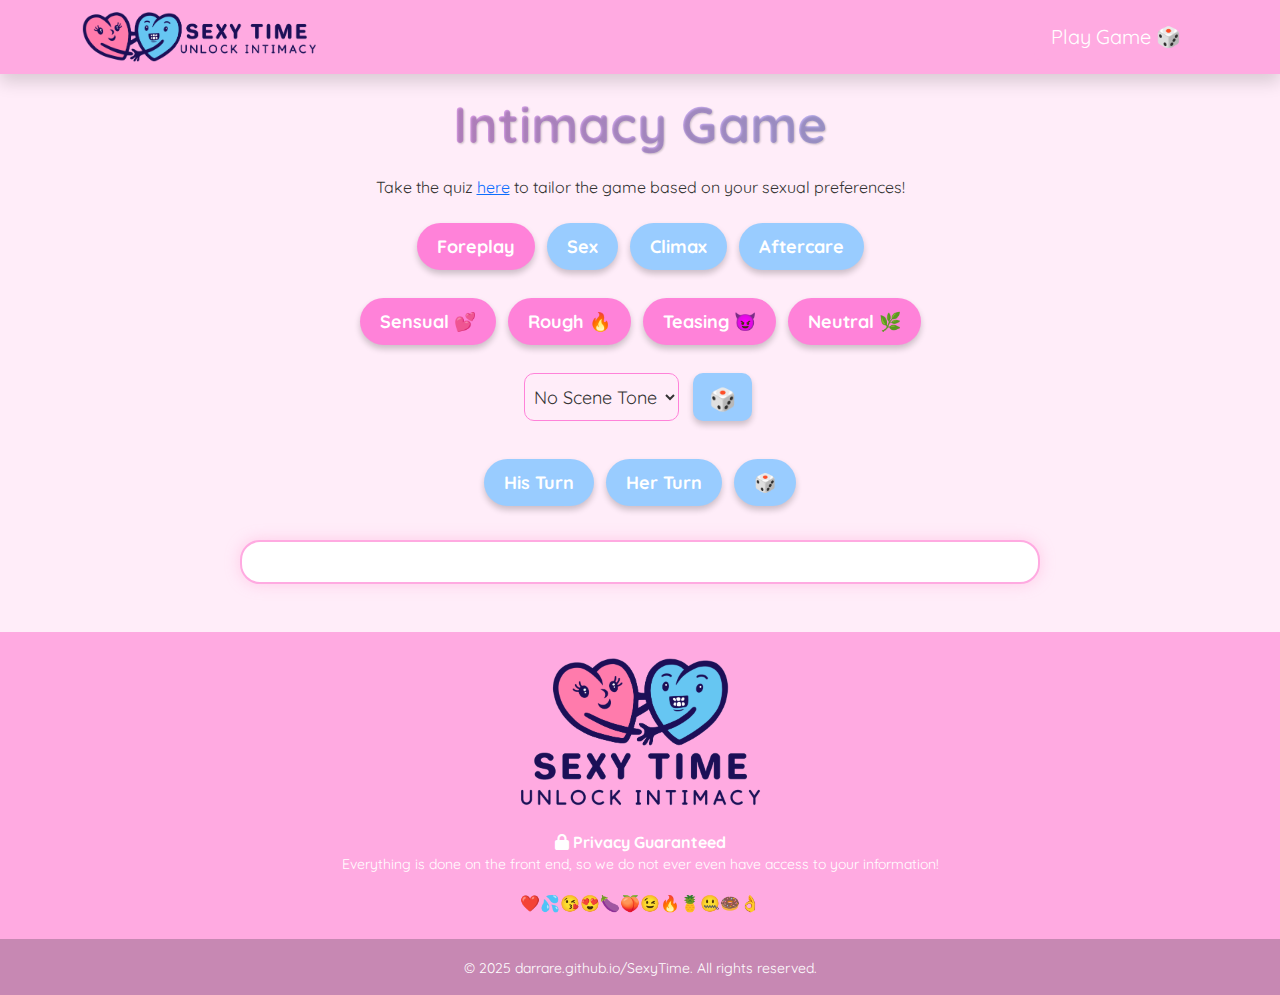
<file: game.html>
﻿<!DOCTYPE html>
<html>
<head>
  <meta name="viewport" content="width=device-width, initial-scale=1">
  <meta property="og:title" content="SexyTime">
  <title>Sex Quiz for Couples - Sexy Time</title>

  <link href="https://fonts.googleapis.com/css2?family=Quicksand:wght@400;600;700&display=swap" rel="stylesheet">
  <link rel="stylesheet" href="https://cdn.jsdelivr.net/npm/bootstrap@5.3.3/dist/css/bootstrap.min.css" />
  <link rel="stylesheet" href="https://cdnjs.cloudflare.com/ajax/libs/font-awesome/6.7.2/css/all.min.css" />
  <script src="https://ajax.googleapis.com/ajax/libs/jquery/3.7.1/jquery.min.js"></script>
  <script src="https://cdn.jsdelivr.net/npm/bootstrap@5.3.3/dist/js/bootstrap.bundle.min.js"></script>
  <script src="Javascript/site.js"></script>
  <script src="Javascript/game.js"></script>
  <link rel="stylesheet" href="site.css" />
  <link rel="stylesheet" href="game.css" />

  <link rel="shortcut icon" type="image/png" href="Images/favicon.png">
</head>

<body>
  <!-- NAV BAR -->
  <nav class="navbar navbar-expand-lg navbar-dark bg-primary shadow">
    <div class="container-lg d-flex justify-content-between align-items-center">
      <a class="navbar-brand py-1" href="./">
        <img src="Images/LogoShort.png" height="50" />
      </a>
  
      <a href="game.html" class="btn btn-primary btn-lg">Play Game 🎲</a>
    </div>
  </nav>

  <!-- GAME -->
  <h1 class="fancy-title">Intimacy Game</h1>
  <p id="_gameFilterNotice">Take the quiz <a href="./">here</a> to tailor the game based on your sexual preferences!</p>
  <div id="roundButtons">
    <button id="foreplayBtn" onclick="setRound('foreplay')">Foreplay</button>
    <button id="sexBtn" onclick="setRound('sex')">Sex</button>
    <button id="climaxBtn" onclick="setRound('climax')">Climax</button>
    <button id="aftercareBtn" onclick="setRound('aftercare')">Aftercare</button>
  </div>

  <div id="vibeButtons" style="margin-top: 20px;">
    <button data-vibe="sensual" onclick="toggleVibe('sensual')">Sensual 💕</button>
    <button data-vibe="rough" onclick="toggleVibe('rough')">Rough 🔥</button>
    <button data-vibe="teasing" onclick="toggleVibe('teasing')">Teasing 😈</button>
    <button data-vibe="neutral" onclick="toggleVibe('neutral')">Neutral 🌿</button>
  </div>

  <div id="sceneToneContainer">
    <select id="toneSelect">
      <option value="">No Scene Tone</option>
    </select>
    <button onclick="randomSceneTone()" title="Random Scene Tone" id="randomToneButton">🎲</button>
  </div>

  <div style="margin-top: 30px;">
    <button onclick="generateAction('his')">His Turn</button>
    <button onclick="generateAction('her')">Her Turn</button>
    <button onclick="generateAction('random')">🎲</button>
  </div>

  <div id="actionOutput"></div>

  <!-- Footer -->
  <footer class="text-center text-white bg-primary mt-5">
    <div class="container-lg">
      <section class="text-center mb-4  pt-4">
        <img src="Images/LogoSquare.png" class="img-fluid" style="max-height: 150px;" />
      </section>
      <section class="mb-4">
        <div class="row d-flex justify-content-center">
          <p class="mb-0"><i class="fa-solid fa-lock"></i> <b>Privacy Guaranteed</b></p>
          <p class="small mt-0">Everything is done on the front end, so we do not ever even have access to your
            information!</p>
          <p class="mb-0">❤️💦😘😍🍆🍑😉🔥🍍🤐🍩👌</p>
        </div>
      </section>
    </div>
    <div class="bg-dark">
      <div class="p-3 bg-primary bg-opacity-75">
        <small>© 2025 darrare.github.io/SexyTime. All rights reserved.</small>
      </div>
    </div>
  </footer>
</body>
</html>
</file>
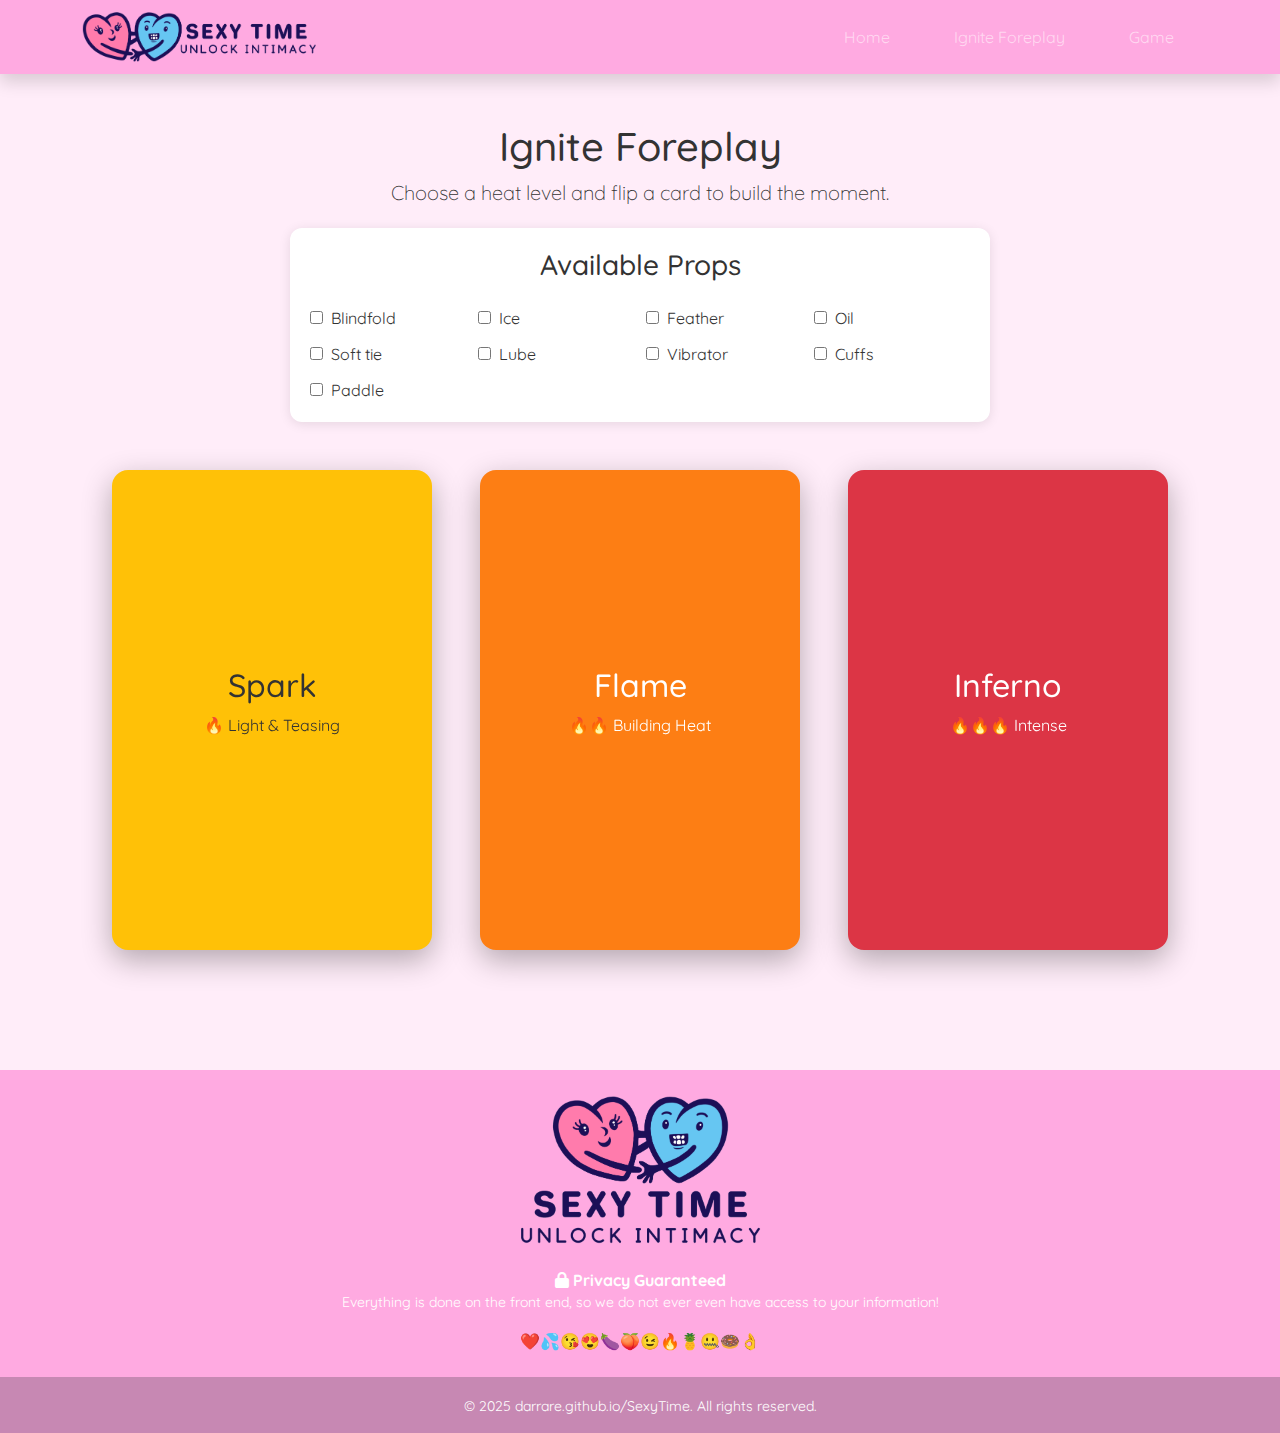
<file: igniteForeplay.html>
<!DOCTYPE html>
<html lang="en">

<head>
  <meta charset="UTF-8" />
  <meta name="viewport" content="width=device-width, initial-scale=1.0" />
  <title>Ignite Foreplay - SexyTime</title>

  <link href="https://fonts.googleapis.com/css2?family=Quicksand:wght@400;600;700&display=swap" rel="stylesheet">
  <link rel="stylesheet" href="https://cdn.jsdelivr.net/npm/bootstrap@5.3.3/dist/css/bootstrap.min.css" />
  <link rel="stylesheet" href="https://cdnjs.cloudflare.com/ajax/libs/font-awesome/6.7.2/css/all.min.css" />
  <script src="https://ajax.googleapis.com/ajax/libs/jquery/3.7.1/jquery.min.js"></script>
  <script src="https://cdn.jsdelivr.net/npm/bootstrap@5.3.3/dist/js/bootstrap.bundle.min.js"></script>
  <script src="Javascript/site.js"></script>
  <link rel="stylesheet" href="site.css" />

  <style>
    body {
      background: #FFEDF9;
      color: #333;
      min-height: 100vh;
      font-family: 'Quicksand', Arial, sans-serif;
    }

    .perspective {
      perspective: 1500px;
    }

    .card-stack {
      width: 320px;
      height: 480px;
      cursor: pointer;
      transition: transform 0.4s;
    }

    .card-stack:hover {
      transform: scale(1.05);
    }

    .card-inner {
      width: 100%;
      height: 100%;
      position: relative;
      transition: transform 0.8s;
      transform-style: preserve-3d;
    }

    .card-stack.flipped .card-inner {
      transform: rotateY(180deg);
    }

    .card-front,
    .card-back {
      position: absolute;
      width: 100%;
      height: 100%;
      backface-visibility: hidden;
      border-radius: 16px;
      box-shadow: 0 10px 30px rgba(0, 0, 0, 0.3);
      display: flex;
      align-items: center;
      justify-content: center;
      text-align: center;
      color: white;
      padding: 20px;
    }

    .card-front {
      background: linear-gradient(135deg, #444, #222);
    }

    .spark .card-front {
      background: #FFC107;
      color: #333;
    }

    .flame .card-front {
      background: #FD7E14;
    }

    .inferno .card-front {
      background: #DC3545;
    }

    .card-back {
      background: white;
      color: #333;
      transform: rotateY(180deg);
      border: 4px solid;
      overflow: hidden;
    }

    .spark .card-back {
      border-color: #FFC107;
    }

    .flame .card-back {
      border-color: #FD7E14;
    }

    .inferno .card-back {
      border-color: #DC3545;
    }

    .card-content {
      max-height: 100%;
      overflow-y: auto;
      padding: 20px;
    }

    .act-text {
      font-size: 1.6rem;
      line-height: 1.4;
      font-weight: 600;
      margin-bottom: 1rem;
    }

    .props-text {
      font-size: 1.1rem;
      color: #555;
    }

    .timer-text {
      font-size: 3.5rem;
      font-weight: bold;
      color: #FFAAE1;
      margin-top: 1.5rem;
    }

    .props-filter {
      background: white;
      padding: 20px;
      border-radius: 12px;
      box-shadow: 0 2px 12px rgba(0, 0, 0, 0.1);
      margin: 20px auto;
      max-width: 700px;
    }

    .props-grid {
      display: grid;
      grid-template-columns: repeat(auto-fit, minmax(150px, 1fr));
      gap: 12px;
    }

    #status {
      min-height: 1.5rem;
    }
  </style>
</head>

<body>

  <!-- Header/Navbar -->
  <nav class="navbar navbar-expand-lg navbar-dark bg-primary shadow">
    <div class="container-lg">
      <a class="navbar-brand py-1" href="index.html">
        <img src="Images/LogoShort.png" height="50" alt="SexyTime Logo" />
      </a>

      <button class="navbar-toggler" type="button" data-bs-toggle="collapse" data-bs-target="#navbarNav" ...>
        <span class="navbar-toggler-icon"></span>
      </button>

      <div class="collapse navbar-collapse justify-content-end" id="navbarNav">
        <ul class="navbar-nav gap-3">
          <li class="nav-item">
            <a class="nav-link btn btn-outline-light btn-sm px-4" href="index.html">Home</a>
          </li>
          <li class="nav-item">
            <a class="nav-link btn btn-outline-light btn-sm px-4" href="igniteForeplay.html">Ignite Foreplay</a>
          </li>
          <li class="nav-item">
            <a class="nav-link btn btn-outline-light btn-sm px-4" href="game.html">Game</a>
          </li>
        </ul>
      </div>
    </div>
  </nav>

  <div class="container-lg my-5">
    <h1 class="fancy-title">Ignite Foreplay</h1>
    <p class="text-center lead">Choose a heat level and flip a card to build the moment.</p>

    <!-- Prop Filter -->
    <div class="props-filter">
      <h3 class="text-center mb-4">Available Props</h3>
      <div class="props-grid" id="props-grid">
        <!-- Dynamically filled by JS -->
      </div>
    </div>

    <!-- Card Stacks -->
    <div class="d-flex flex-wrap justify-content-center gap-5 my-5 perspective">
      <div class="card-stack spark" data-stack="Spark">
        <div class="card-inner">
          <div class="card-front">
            <div class="card-content">
              <h2>Spark</h2>
              <p>🔥 Light & Teasing</p>
            </div>
          </div>
          <div class="card-back">
            <div class="card-content">
              <div class="act-text"></div>
              <div class="props-text"></div>
              <div class="timer-text"></div>
            </div>
          </div>
        </div>
      </div>

      <div class="card-stack flame" data-stack="Flame">
        <div class="card-inner">
          <div class="card-front">
            <div class="card-content">
              <h2>Flame</h2>
              <p>🔥🔥 Building Heat</p>
            </div>
          </div>
          <div class="card-back">
            <div class="card-content">
              <div class="act-text"></div>
              <div class="props-text"></div>
              <div class="timer-text"></div>
            </div>
          </div>
        </div>
      </div>

      <div class="card-stack inferno" data-stack="Inferno">
        <div class="card-inner">
          <div class="card-front">
            <div class="card-content">
              <h2>Inferno</h2>
              <p>🔥🔥🔥 Intense</p>
            </div>
          </div>
          <div class="card-back">
            <div class="card-content">
              <div class="act-text"></div>
              <div class="props-text"></div>
              <div class="timer-text"></div>
            </div>
          </div>
        </div>
      </div>
    </div>

    <p id="status" class="text-center text-muted mt-3"></p>
  </div>

  <audio id="chime" src="https://assets.mixkit.co/active_storage/sfx/2570/2570.wav"></audio>

  <!-- Footer -->
  <footer class="text-center text-white bg-primary mt-5">
    <div class="container-lg">
      <section class="text-center mb-4  pt-4">
        <img src="Images/LogoSquare.png" class="img-fluid" style="max-height: 150px;" />
      </section>
      <section class="mb-4">
        <div class="row d-flex justify-content-center">
          <p class="mb-0"><i class="fa-solid fa-lock"></i> <b>Privacy Guaranteed</b></p>
          <p class="small mt-0">Everything is done on the front end, so we do not ever even have access to your
            information!</p>
          <p class="mb-0">❤️💦😘😍🍆🍑😉🔥🍍🤐🍩👌</p>
        </div>
      </section>
    </div>
    <div class="bg-dark">
      <div class="p-3 bg-primary bg-opacity-75">
        <small>© 2025 darrare.github.io/SexyTime. All rights reserved.</small>
      </div>
    </div>
  </footer>

  <script>
    let deck = {};
    let availableProps = new Set();
    let currentTimerInterval = null;

    const propsGrid = document.getElementById('props-grid');
    const statusEl = document.getElementById('status');
    const chime = document.getElementById('chime');

    async function loadDeck() {
      try {
        statusEl.textContent = "Loading cards...";
        const response = await fetch('Configs/ForeplayGameCards.json');
        if (!response.ok) throw new Error(`HTTP ${response.status}`);
        deck = await response.json();

        if (!deck.Spark || !deck.Flame || !deck.Inferno) {
          throw new Error("Missing categories");
        }

        // Build props dynamically
        const allProps = new Set();
        Object.values(deck).flat().forEach(card => {
          card.props.forEach(p => allProps.add(p));
        });

        allProps.forEach(prop => {
          const label = document.createElement('label');
          label.className = 'd-flex align-items-center gap-2';
          label.innerHTML = `
            <input type="checkbox" class="prop-check" data-prop="${prop}" />
            ${prop.charAt(0).toUpperCase() + prop.slice(1).replace('_', ' ')}
          `;
          propsGrid.appendChild(label);
        });

        document.querySelectorAll('.prop-check').forEach(cb => {
          cb.addEventListener('change', () => {
            if (cb.checked) availableProps.add(cb.dataset.prop);
            else availableProps.delete(cb.dataset.prop);
          });
        });

        statusEl.textContent = "";
      } catch (err) {
        console.error(err);
        statusEl.textContent = "Error loading cards. Check console (F12) or file path.";
      }
    }

    loadDeck();

    // Card flip logic
    document.querySelectorAll('.card-stack').forEach(stack => {
      stack.addEventListener('click', () => {
        const stackName = stack.dataset.stack;
        const stackData = deck[stackName] || [];

        if (stackData.length === 0) {
          statusEl.textContent = `No cards in ${stackName}.`;
          return;
        }

        const validCards = stackData.filter(card =>
          card.props.every(p => availableProps.has(p))
        );

        if (validCards.length === 0) {
          statusEl.textContent = "No cards available with current props.";
          return;
        }

        const card = validCards[Math.floor(Math.random() * validCards.length)];

        // Populate this card's back
        const content = stack.querySelector('.card-back .card-content');
        content.querySelector('.act-text').textContent = card.act;
        content.querySelector('.props-text').textContent = card.props.length
          ? `Props: ${card.props.map(p => p.replace('_', ' ')).join(', ')}`
          : '';
        const timerText = content.querySelector('.timer-text');
        timerText.textContent = '';

        // Flip this one, unflip others
        document.querySelectorAll('.card-stack').forEach(s => s.classList.remove('flipped'));
        stack.classList.add('flipped');

        clearInterval(currentTimerInterval);

        if (card.timer !== null && card.timer !== undefined) {
          let timeLeft = card.timer;
          timerText.textContent = formatTime(timeLeft);

          currentTimerInterval = setInterval(() => {
            timeLeft--;
            timerText.textContent = formatTime(timeLeft);
            if (timeLeft <= 0) {
              clearInterval(currentTimerInterval);
              timerText.textContent = "Time's up! 🔔";
              chime.currentTime = 0;
              chime.play().catch(() => { });
            }
          }, 1000);
        }

        statusEl.textContent = '';
      });
    });

    function formatTime(seconds) {
      const min = Math.floor(seconds / 60);
      const sec = seconds % 60;
      return min > 0 ? `${min}:${sec.toString().padStart(2, '0')}` : sec.toString();
    }

    // Wake lock
    if ('wakeLock' in navigator) {
      let wakeLock = null;
      async function requestWakeLock() {
        try {
          wakeLock = await navigator.wakeLock.request('screen');
        } catch (err) { }
      }
      requestWakeLock();
      document.addEventListener('visibilitychange', () => {
        if (document.visibilityState === 'visible') requestWakeLock();
      });
    }
  </script>

  <script src="https://cdn.jsdelivr.net/npm/bootstrap@5.3.3/dist/js/bootstrap.bundle.min.js"
    integrity="sha384-YvpcrYf0tY3lHB60NNkmXc5s9fDVZLESaAA55NDzOxhy9GkcIdslK1eN7N6jIeHz"
    crossorigin="anonymous"></script>
</body>

</html>
</file>
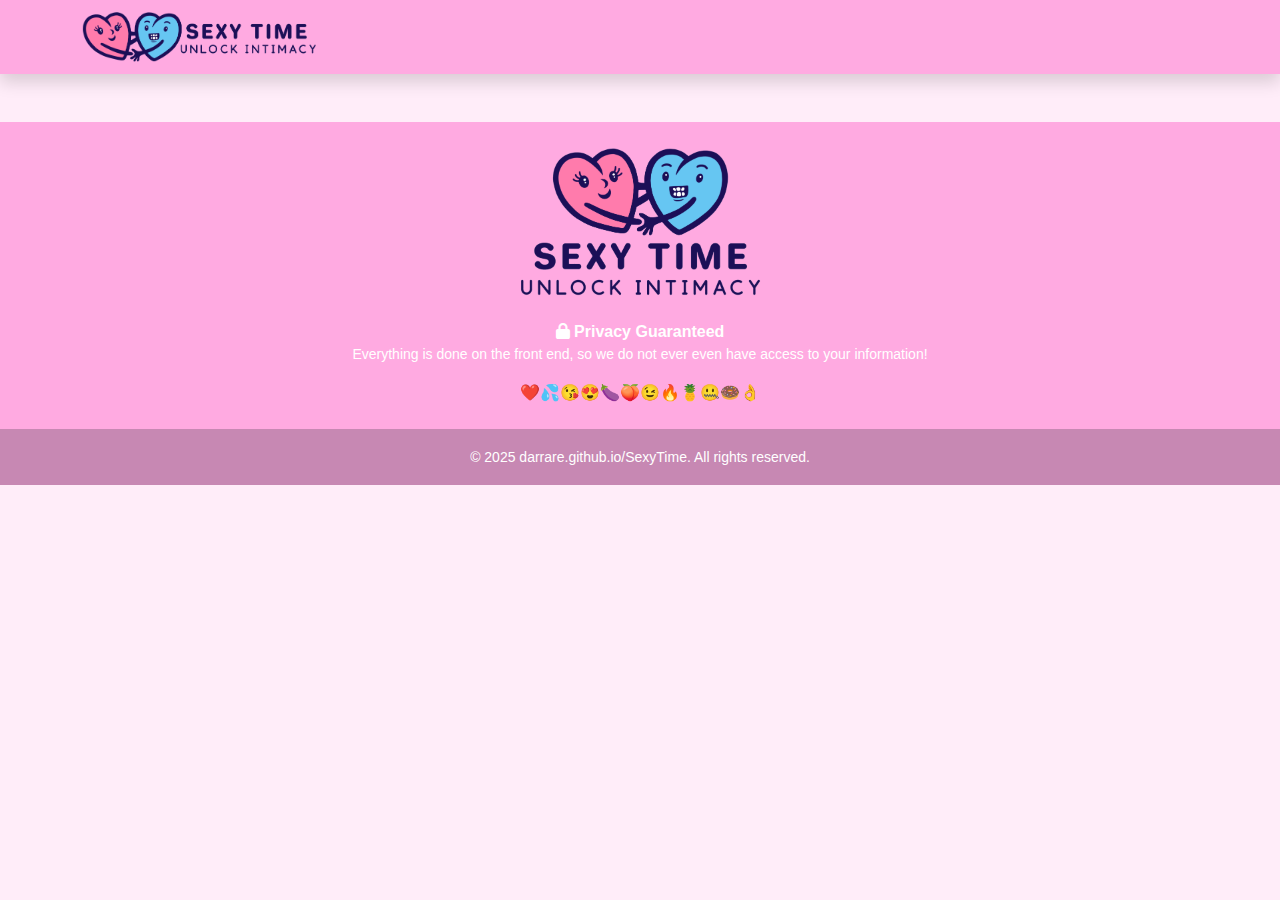
<file: personalResults.html>
﻿<!doctype html>
<html>
<head>
    <meta name="viewport" content="width=device-width, initial-scale=1">
    <meta property="og:title" content="SexyTime">
    <title>Sex Quiz for Couples - Sexy Time</title>

    <link rel="stylesheet" href="https://cdn.jsdelivr.net/npm/bootstrap@5.3.3/dist/css/bootstrap.min.css" />
    <link rel="stylesheet" href="https://cdnjs.cloudflare.com/ajax/libs/font-awesome/6.7.2/css/all.min.css" />
    <script src="https://ajax.googleapis.com/ajax/libs/jquery/3.7.1/jquery.min.js"></script>
    <script src="https://cdn.jsdelivr.net/npm/bootstrap@5.3.3/dist/js/bootstrap.bundle.min.js"></script>
    <script src="Javascript/site.js"></script>
    <script src="Javascript/personal_results.js"></script>
    <link rel="stylesheet" href="site.css" />

    <link rel="shortcut icon" type="image/png" href="Images/favicon.png">
</head>
<body>
    <!-- NAV BAR -->
    <nav class="navbar navbar-expand-lg navbar-dark bg-primary shadow">
        <div class="container-lg">
            <a class="navbar-brand py-1" href="/">
                <img src="Images/LogoShort.png" height="50" />
            </a>
        </div>
    </nav>

    <!-- Page Content -->
    <div id="_personalResults">

    </div>
    <!-- Footer -->
    <footer class="text-center text-white bg-primary mt-5">
        <div class="container-lg">
            <section class="text-center mb-4  pt-4">
                <img src="Images/LogoSquare.png" class="img-fluid" style="max-height: 150px;" />
            </section>
            <section class="mb-4">
                <div class="row d-flex justify-content-center">
                    <p class="mb-0"><i class="fa-solid fa-lock"></i> <b>Privacy Guaranteed</b></p>
                    <p class="small mt-0">Everything is done on the front end, so we do not ever even have access to your information!</p>
                    <p class="mb-0">❤️💦😘😍🍆🍑😉🔥🍍🤐🍩👌</p>
                </div>
            </section>
        </div>
        <div class="bg-dark">
            <div class="p-3 bg-primary bg-opacity-75">
                <small>© 2025 darrare.github.io/SexyTime. All rights reserved.</small>
            </div>
        </div>
    </footer>
</body>
</html>
</file>
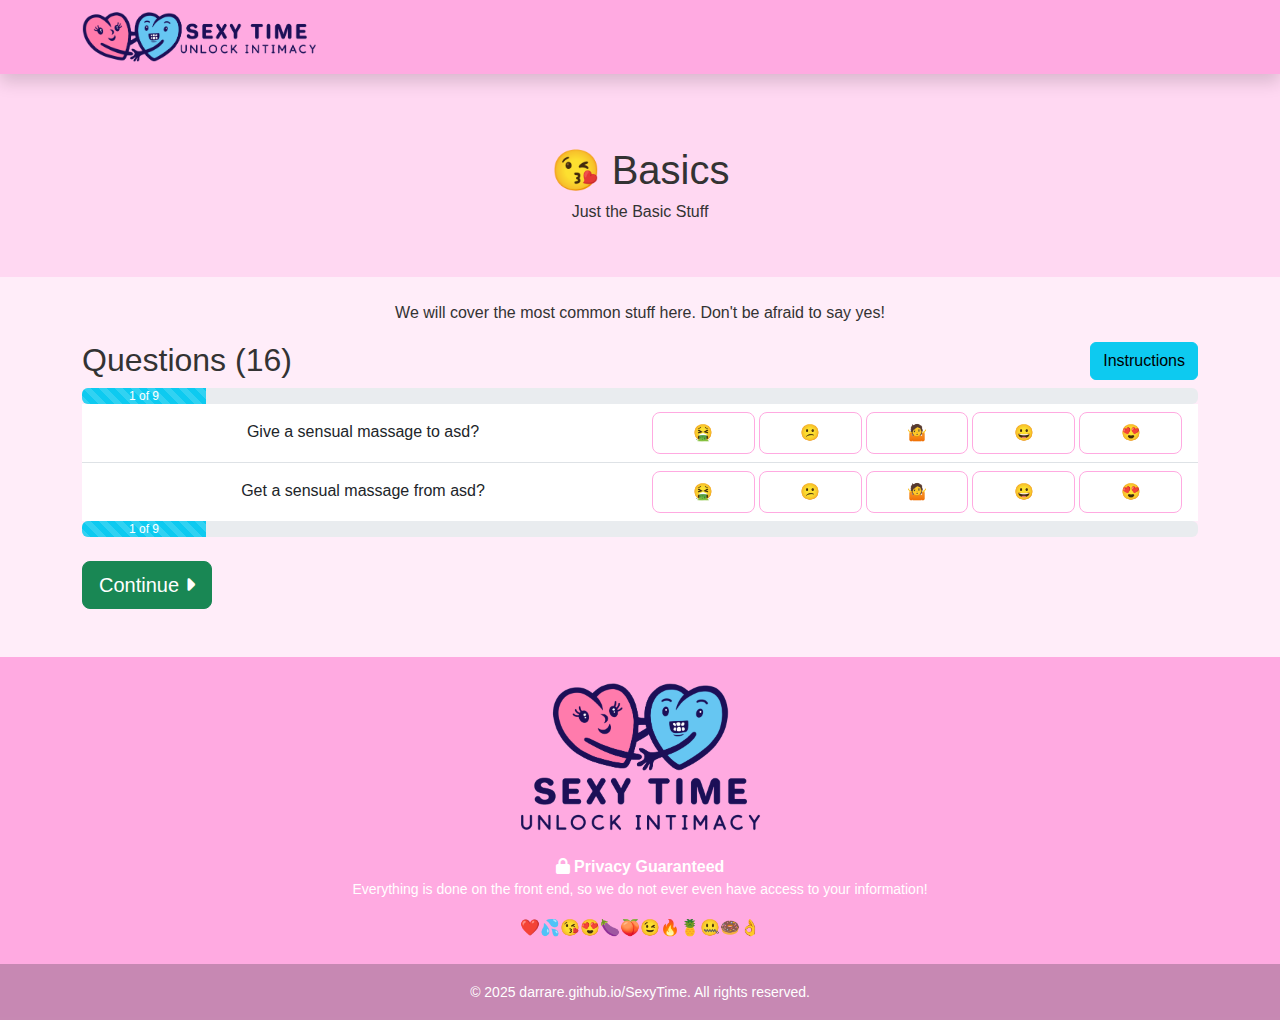
<file: quiz copy.html>
﻿<!doctype html>
<html>
<head>
    <meta name="viewport" content="width=device-width, initial-scale=1">
    <meta property="og:title" content="SexyTime">
    <title>Sex Quiz for Couples - Sexy Time</title>

    <link rel="stylesheet" href="https://cdn.jsdelivr.net/npm/bootstrap@5.3.3/dist/css/bootstrap.min.css" />
    <link rel="stylesheet" href="https://cdnjs.cloudflare.com/ajax/libs/font-awesome/6.7.2/css/all.min.css" />
    <script src="https://ajax.googleapis.com/ajax/libs/jquery/3.7.1/jquery.min.js"></script>
    <script src="https://cdn.jsdelivr.net/npm/bootstrap@5.3.3/dist/js/bootstrap.bundle.min.js"></script>
    <script src="Javascript/quiz.js"></script>
    <script src="Javascript/quiz_templater.js"></script>
    <link rel="stylesheet" href="site.css" />

    <link rel="shortcut icon" type="image/png" href="Images/favicon.png">
</head>
<body>
    <!-- Instructions Modal -->
    <div class="modal fade" id="instructions" tabindex="-1" aria-labelledby="modelLabel" style="display: none;" aria-hidden="true">
        <div class="modal-dialog">
            <div class="modal-content">
                <div class="d-flex justify-content-end">
                    <button type="button" class="btn-close m-2 mb-0" data-bs-dismiss="modal" aria-label="Close"></button>
                </div>
                <div class="px-3 text-center">
                    <div class="modal-body">
                        <h3>Uncover hidden desires</h3>
                        <p>that you share... while keeping the rest secret!</p>

                        <hr>

                        <p>There are 5 options for each question:</p>
                        <div class="text-start">
                            <p>🤮 - No means no</p>
                            <p>😕 - Probably not, but maybe on my partner's birthday</p>
                            <p>🤷 - If my partner is into it</p>
                            <p>😀 - Yeah! I'd like to give this a try</p>
                            <p>😍 - Fuck yeah! I want to do this all night long</p>
                        </div>

                        <hr>

                        <p style="margin-bottom: 0"><small>When you finish, each participant will be given a URL their partner can input into their results page to merge into a couple's results URL.</small></p>
                        <p><small><b>Tip:</b> Bookmark these URLs to save them for later!</small></p>
                        <p><small>🤮 and 😕 will not show up in your match results, so your partner will know where the line is and you can avoid those awkward moments!</small></p>
                        <p style="margin-bottom: 0"><small>😕 won't show in your couple's results, but it will show up in the game labeled as an experiment if it is something your partner loves.</small></p>
                        <p><small><b>Tip:</b> If you're not feeling it at the time, you can skip and reroll!</small></p>
                        <p><small>Take your quizzes separately, no peeking😉!</small></p>
                    </div>
                </div>
            </div>
        </div>
    </div>

    <!-- NAV BAR -->
    <nav class="navbar navbar-expand-lg navbar-dark bg-primary shadow">
        <div class="container-lg">
            <a class="navbar-brand py-1" href="/">
                <img src="Images/LogoShort.png" height="50" />
            </a>
        </div>
    </nav>

    <div id="_basic-questions">
        <!-- Header -->
        <div class="px-4 py-5 bg-primary" style="--bs-bg-opacity: .3">
            <div class="text-center container-lg mt-4">
                <h1>😘 Basics</h1>
                <h6>Just the Basic Stuff</h6>
            </div>
        </div>

        <!-- Form -->
        <div class="container-lg mt-4">
            <p>We will cover the most common stuff here. Don't be afraid to say yes!</p>
            <div class="d-flex justify-content-between align-items-end mb-2">
                <h2 class="m-0">Questions (16)</h2>
                <div>
                    <a class="btn btn-info" href="" data-bs-toggle="modal" data-bs-target="#instructions">Instructions</a>
                </div>
            </div>
            <div class="progress">
                <div class="progress-bar progress-bar-striped bg-info progress-bar-animated" role="progressbar" style="width: 11.111111111111%">1 of 9</div>
            </div>
            <ul class="list-group list-group-flush">
                <li class="list-group-item px-md-3 px-0">
                    <div class="row">
                        <div class="col-md pt-md-2">
                            Give a sensual massage to asd?
                        </div>
                        <div class="col-md">
                            <div class="row gx-1">
                                <div class="col">
                                    <input class="btn-check" type="radio" id="11" name="answers[1]" value="1">
                                    <label title="EW!" class="btn btn-outline-primary btn-lg w-100 fs-6" data-bs-toggle="tooltip" for="11">🤮</label>
                                </div>
                                <div class="col">
                                    <input class="btn-check" type="radio" id="12" name="answers[1]" value="2">
                                    <label title="No" class="btn btn-outline-primary btn-lg w-100 fs-6" data-bs-toggle="tooltip" for="12">😕</label>
                                </div>
                                <div class="col">
                                    <input class="btn-check" type="radio" id="13" name="answers[1]" value="3">
                                    <label title="If Asd wants to" class="btn btn-outline-primary btn-lg w-100 fs-6" data-bs-toggle="tooltip" for="13">🤷</label>
                                </div>
                                <div class="col">
                                    <input class="btn-check" type="radio" id="14" name="answers[1]" value="4">
                                    <label title="Yes" class="btn btn-outline-primary btn-lg w-100 fs-6" data-bs-toggle="tooltip" for="14">😀</label>
                                </div>
                                <div class="col">
                                    <input class="btn-check" type="radio" id="15" name="answers[1]" value="5">
                                    <label title="OH YES!" class="btn btn-outline-primary btn-lg w-100 fs-6" data-bs-toggle="tooltip" for="15">😍</label>
                                </div>
                            </div>
                        </div>
                    </div>
                </li>
                <li class="list-group-item px-md-3 px-0">
                    <div class="row">
                        <div class="col-md pt-md-2">
                            Get a sensual massage from asd?
                        </div>
                        <div class="col-md">
                            <div class="row gx-1">
                                <div class="col">
                                    <input class="btn-check" type="radio" id="21" name="answers[2]" value="1">
                                    <label title="EW!" class="btn btn-outline-primary btn-lg w-100 fs-6" data-bs-toggle="tooltip" for="21">🤮</label>
                                </div>
                                <div class="col">
                                    <input class="btn-check" type="radio" id="22" name="answers[2]" value="2">
                                    <label title="No" class="btn btn-outline-primary btn-lg w-100 fs-6" data-bs-toggle="tooltip" for="22">😕</label>
                                </div>
                                <div class="col">
                                    <input class="btn-check" type="radio" id="23" name="answers[2]" value="3">
                                    <label title="If Asd wants to" class="btn btn-outline-primary btn-lg w-100 fs-6" data-bs-toggle="tooltip" for="23">🤷</label>
                                </div>
                                <div class="col">
                                    <input class="btn-check" type="radio" id="24" name="answers[2]" value="4">
                                    <label title="Yes" class="btn btn-outline-primary btn-lg w-100 fs-6" data-bs-toggle="tooltip" for="24">😀</label>
                                </div>
                                <div class="col">
                                    <input class="btn-check" type="radio" id="25" name="answers[2]" value="5">
                                    <label title="OH YES!" class="btn btn-outline-primary btn-lg w-100 fs-6" data-bs-toggle="tooltip" for="25">😍</label>
                                </div>
                            </div>
                        </div>
                    </div>
                </li>
            </ul>
            <div class="progress">
                <div class="progress-bar progress-bar-striped bg-info progress-bar-animated" role="progressbar" style="width: 11.111111111111%">1 of 9</div>
            </div>

            <div class="row mt-4" id="bottom">
                <div class="col-md-auto col" id="bottom">
                    <button class="btn btn-success btn-lg w-100" type="submit" onclick="window.onbeforeunload = null; return true;">Continue <i class="fa-solid fa-caret-right"></i></button>
                </div>
            </div>
        </div>
    </div>

    <div id="_role-play" hidden>
        <!-- Header -->
        <div class="px-4 py-5 bg-primary" style="--bs-bg-opacity: .3">
            <div class="text-center container-lg mt-4">
                <h1>🧙🏼‍♂️ Role Play</h1>
                <h6>Adult pretend playtime</h6>
            </div>
        </div>

        <!-- Form -->
        <div class="container-lg mt-4">
            <p>
                I'll play the bass, you'll play the angler.
            </p>

            <div class="d-flex justify-content-between align-items-end mb-2">
                <h2 class="m-0">Questions (18)</h2>
                <div>
                    <a class="btn btn-info" href="" data-bs-toggle="modal" data-bs-target="#instructions">Instructions</a>
                </div>
            </div>
            <div class="progress">
                <div class="progress-bar progress-bar-striped bg-info progress-bar-animated" role="progressbar" style="width: 22.222222222222%">2 of 9</div>
            </div>
            <ul class="list-group list-group-flush">
                <li class="list-group-item px-md-3 px-0">
                    <div class="row">
                        <div class="col-md pt-md-2">
                            Role-play or wear costumes during sex?

                        </div>
                        <div class="col-md">
                            <div class="row gx-1">
                                <div class="col">
                                    <input class="btn-check" type="radio" id="341" name="answers[34]" value="1">
                                    <label class="btn btn-outline-primary btn-lg w-100 fs-6" data-bs-toggle="tooltip" for="341" data-bs-original-title="EW!">🤮</label>
                                </div>
                                <div class="col">
                                    <input class="btn-check" type="radio" id="342" name="answers[34]" value="2">
                                    <label class="btn btn-outline-primary btn-lg w-100 fs-6" data-bs-toggle="tooltip" for="342" data-bs-original-title="No">😕</label>
                                </div>
                                <div class="col">
                                    <input class="btn-check" type="radio" id="343" name="answers[34]" value="3">
                                    <label class="btn btn-outline-primary btn-lg w-100 fs-6" data-bs-toggle="tooltip" for="343" data-bs-original-title="If Asd wants to">🤷</label>
                                </div>
                                <div class="col">
                                    <input class="btn-check" type="radio" id="344" name="answers[34]" value="4">
                                    <label class="btn btn-outline-primary btn-lg w-100 fs-6" data-bs-toggle="tooltip" for="344" data-bs-original-title="Yes">😀</label>
                                </div>
                                <div class="col">
                                    <input class="btn-check" type="radio" id="345" name="answers[34]" value="5">
                                    <label class="btn btn-outline-primary btn-lg w-100 fs-6" data-bs-toggle="tooltip" for="345" data-bs-original-title="OH YES!">😍</label>
                                </div>
                            </div>
                        </div>
                    </div>
                </li>
                <li class="list-group-item px-md-3 px-0">
                    <div class="row">
                        <div class="col-md pt-md-2">
                            Engage in Consensual Non-Consent?

                            <span class="text-primary" role="button" data-bs-toggle="tooltip" aria-label="Consensual Non-Consent: a form of roleplay that two or more people engage in that emulates some form of forced activity." data-bs-original-title="Consensual Non-Consent: a form of roleplay that two or more people engage in that emulates some form of forced activity."><i class="fa-solid fa-circle-question"></i></span>

                        </div>
                        <div class="col-md">
                            <div class="row gx-1">
                                <div class="col">
                                    <input class="btn-check" type="radio" id="591" name="answers[59]" value="1">
                                    <label class="btn btn-outline-primary btn-lg w-100 fs-6" data-bs-toggle="tooltip" for="591" data-bs-original-title="EW!">🤮</label>
                                </div>
                                <div class="col">
                                    <input class="btn-check" type="radio" id="592" name="answers[59]" value="2">
                                    <label class="btn btn-outline-primary btn-lg w-100 fs-6" data-bs-toggle="tooltip" for="592" data-bs-original-title="No">😕</label>
                                </div>
                                <div class="col">
                                    <input class="btn-check" type="radio" id="593" name="answers[59]" value="3">
                                    <label class="btn btn-outline-primary btn-lg w-100 fs-6" data-bs-toggle="tooltip" for="593" data-bs-original-title="If Asd wants to">🤷</label>
                                </div>
                                <div class="col">
                                    <input class="btn-check" type="radio" id="594" name="answers[59]" value="4">
                                    <label class="btn btn-outline-primary btn-lg w-100 fs-6" data-bs-toggle="tooltip" for="594" data-bs-original-title="Yes">😀</label>
                                </div>
                                <div class="col">
                                    <input class="btn-check" type="radio" id="595" name="answers[59]" value="5">
                                    <label class="btn btn-outline-primary btn-lg w-100 fs-6" data-bs-toggle="tooltip" for="595" data-bs-original-title="OH YES!">😍</label>
                                </div>
                            </div>
                        </div>
                    </div>
                </li>
            </ul>
            <div class="progress">
                <div class="progress-bar progress-bar-striped bg-info progress-bar-animated" role="progressbar" style="width: 22.222222222222%">2 of 9</div>
            </div>

            <div class="row mt-4" id="bottom">
                <div class="col-md-auto col-4">
                    <a class="btn btn-primary btn-lg w-100" href="1"><i class="fa-solid fa-caret-left"></i> Back</a>
                </div>
                <div class="col-md-auto col" id="bottom">
                    <button class="btn btn-success btn-lg w-100" type="submit" onclick="window.onbeforeunload = null; return true;">Continue <i class="fa-solid fa-caret-right"></i></button>
                </div>
            </div>
        </div>
    </div>

    <!-- Footer -->
    <footer class="text-center text-white bg-primary mt-5">
        <div class="container-lg">
            <section class="text-center mb-4  pt-4">
                <img src="Images/LogoSquare.png" class="img-fluid" style="max-height: 150px;" />
            </section>
            <section class="mb-4">
                <div class="row d-flex justify-content-center">
                    <p class="mb-0"><i class="fa-solid fa-lock"></i> <b>Privacy Guaranteed</b></p>
                    <p class="small mt-0">Everything is done on the front end, so we do not ever even have access to your information!</p>
                    <p class="mb-0">❤️💦😘😍🍆🍑😉🔥🍍🤐🍩👌</p>
                </div>
            </section>
        </div>
        <div class="bg-dark">
            <div class="p-3 bg-primary bg-opacity-75">
                <small>© 2025 darrare.github.io/SexyTime. All rights reserved.</small>
            </div>
        </div>
    </footer>
</body>
</html>
</file>
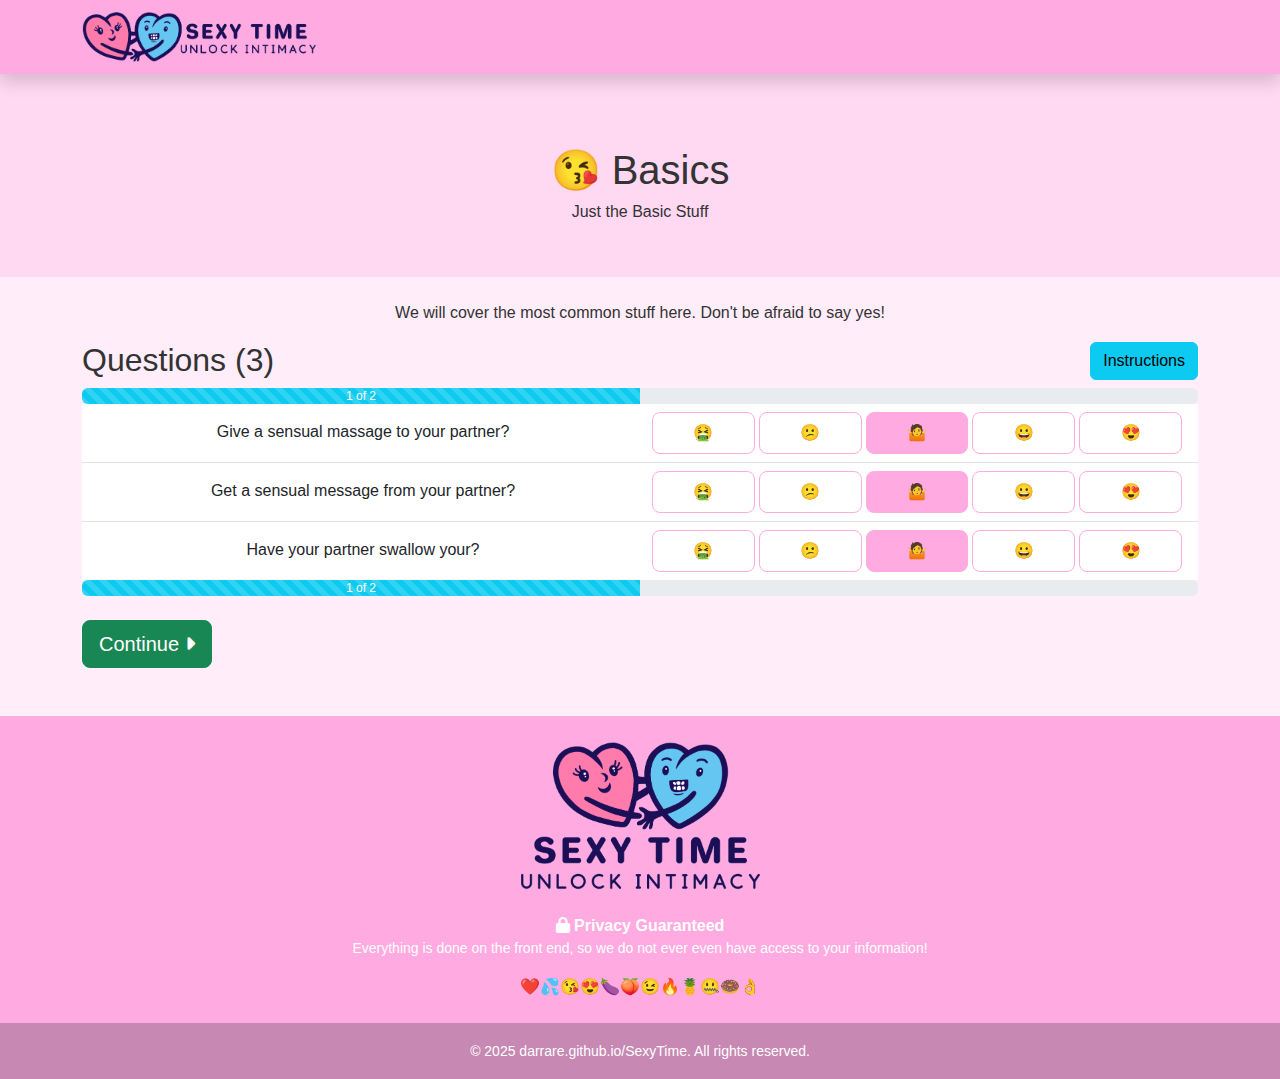
<file: quiz.html>
﻿<!doctype html>
<html>
<head>
    <meta name="viewport" content="width=device-width, initial-scale=1">
    <meta property="og:title" content="SexyTime">
    <title>Sex Quiz for Couples - Sexy Time</title>

    <link rel="stylesheet" href="https://cdn.jsdelivr.net/npm/bootstrap@5.3.3/dist/css/bootstrap.min.css" />
    <link rel="stylesheet" href="https://cdnjs.cloudflare.com/ajax/libs/font-awesome/6.7.2/css/all.min.css" />
    <script src="https://ajax.googleapis.com/ajax/libs/jquery/3.7.1/jquery.min.js"></script>
    <script src="https://cdn.jsdelivr.net/npm/bootstrap@5.3.3/dist/js/bootstrap.bundle.min.js"></script>
    <script src="Javascript/site.js"></script>
    <script src="Javascript/quiz.js"></script>
    <script src="Javascript/quiz_templater.js"></script>
    <link rel="stylesheet" href="site.css" />

    <link rel="shortcut icon" type="image/png" href="Images/favicon.png">
</head>
<body>
    <!-- Instructions Modal -->
    <div class="modal fade" id="instructions" tabindex="-1" aria-labelledby="modelLabel" style="display: none;" aria-hidden="true">
        <div class="modal-dialog">
            <div class="modal-content">
                <div class="d-flex justify-content-end">
                    <button type="button" class="btn-close m-2 mb-0" data-bs-dismiss="modal" aria-label="Close"></button>
                </div>
                <div class="px-3 text-center">
                    <div class="modal-body">
                        <h3>Uncover hidden desires</h3>
                        <p>that you share... while keeping the rest secret!</p>

                        <hr>

                        <p>There are 5 options for each question:</p>
                        <div class="text-start">
                            <p>🤮 - No means no</p>
                            <p>😕 - Probably not, but maybe on my partner's birthday</p>
                            <p>🤷 - If my partner is into it</p>
                            <p>😀 - Yeah! I'd like to give this a try</p>
                            <p>😍 - Fuck yeah! I want to do this all night long</p>
                        </div>

                        <hr>

                        <p style="margin-bottom: 0"><small>When you finish, each participant will be given a URL their partner can input into their results page to merge into a couple's results URL.</small></p>
                        <p><small><b>Tip:</b> Bookmark these URLs to save them for later!</small></p>
                        <p><small>🤮 and 😕 will not show up in your match results, so your partner will know where the line is and you can avoid those awkward moments!</small></p>
                        <p style="margin-bottom: 0"><small>😕 won't show in your couple's results, but it will show up in the game labeled as an experiment if it is something your partner loves.</small></p>
                        <p><small><b>Tip:</b> If you're not feeling it at the time, you can skip and reroll!</small></p>
                        <p><small>Take your quizzes separately, no peeking😉!</small></p>
                    </div>
                </div>
            </div>
        </div>
    </div>

    <!-- NAV BAR -->
    <nav class="navbar navbar-expand-lg navbar-dark bg-primary shadow">
        <div class="container-lg">
            <a class="navbar-brand py-1" href="/">
                <img src="Images/LogoShort.png" height="50" />
            </a>
        </div>
    </nav>

    <!-- Quiz content -->
     <div id="_quizContent">

     </div>

    <!-- Footer -->
    <footer class="text-center text-white bg-primary mt-5">
        <div class="container-lg">
            <section class="text-center mb-4  pt-4">
                <img src="Images/LogoSquare.png" class="img-fluid" style="max-height: 150px;" />
            </section>
            <section class="mb-4">
                <div class="row d-flex justify-content-center">
                    <p class="mb-0"><i class="fa-solid fa-lock"></i> <b>Privacy Guaranteed</b></p>
                    <p class="small mt-0">Everything is done on the front end, so we do not ever even have access to your information!</p>
                    <p class="mb-0">❤️💦😘😍🍆🍑😉🔥🍍🤐🍩👌</p>
                </div>
            </section>
        </div>
        <div class="bg-dark">
            <div class="p-3 bg-primary bg-opacity-75">
                <small>© 2025 darrare.github.io/SexyTime. All rights reserved.</small>
            </div>
        </div>
    </footer>
</body>
</html>
</file>
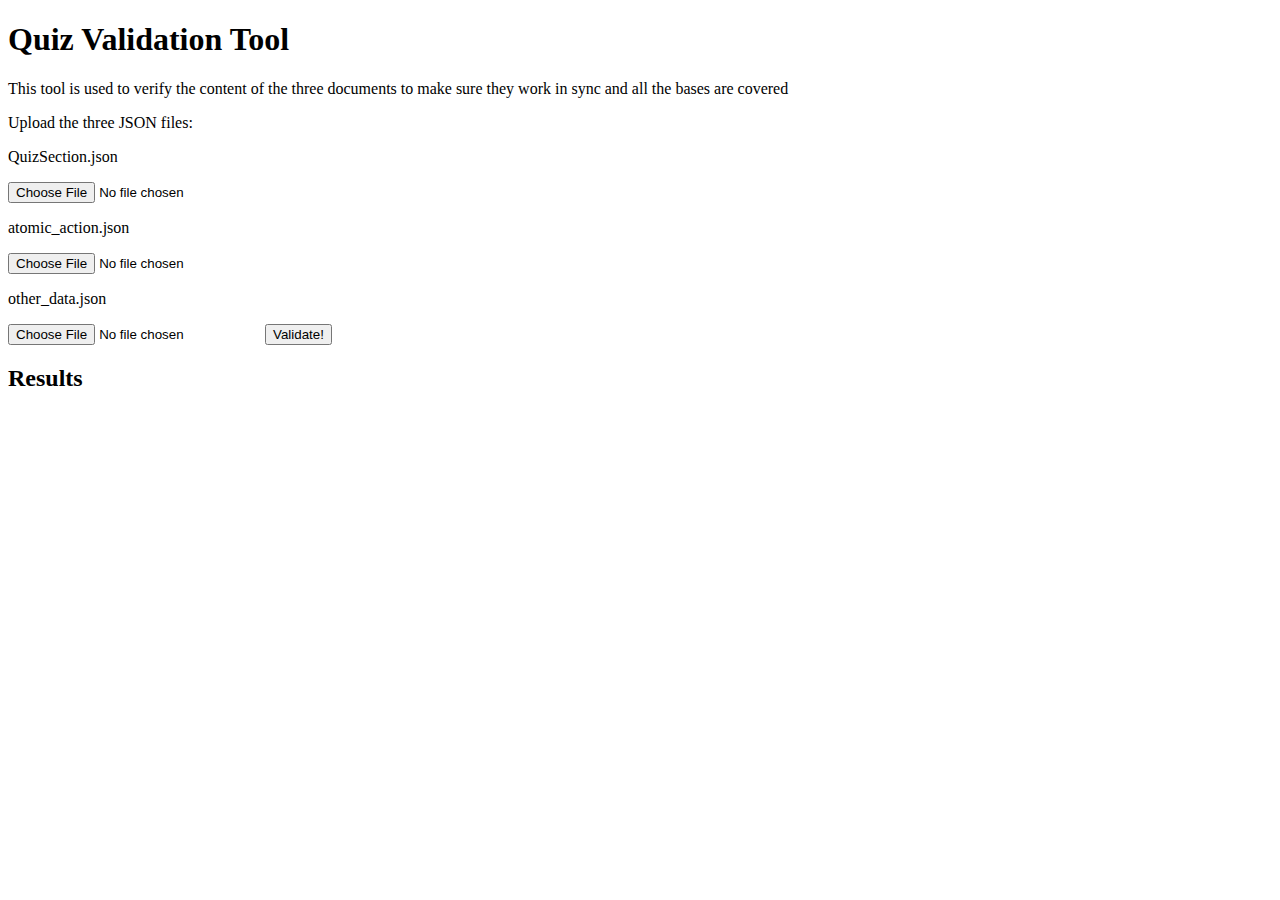
<file: Configs/validate_json_compatibility.html>
<!DOCTYPE html>
<html lang="en">
<head>
  <meta charset="UTF-8">
  <title>Quiz Validation</title>
</head>
<body>
  <h1>Quiz Validation Tool</h1>
  
  <p>This tool is used to verify the content of the three documents to make sure they work in sync and all the bases are covered</p>

  <p>Upload the three JSON files:</p>
  <p>QuizSection.json</p><input type="file" id="quizSectionsFile">
  <p>atomic_action.json</p><input type="file" id="atomicActionsFile">
  <p>other_data.json</p><input type="file" id="otherDataFile">
  <button onclick="validate()">Validate!</button>

  <h2>Results</h2>
  <pre id="output"></pre>

  <script>
    let quizSections, atomicActions, otherData;

    function readFile(fileInput, callback) {
      const file = fileInput.files[0];
      const reader = new FileReader();
      reader.onload = (e) => {
        callback(JSON.parse(e.target.result));
      };
      reader.readAsText(file);
    }

    function validate() {
      const output = document.getElementById('output');
      output.textContent = "Loading files...\n";

      if (!document.getElementById('quizSectionsFile').files.length ||
          !document.getElementById('atomicActionsFile').files.length ||
          !document.getElementById('otherDataFile').files.length) {
        output.textContent = "❌ Please upload all three files.";
        return;
      }

      Promise.all([
        new Promise(resolve => readFile(document.getElementById('quizSectionsFile'), resolve)),
        new Promise(resolve => readFile(document.getElementById('atomicActionsFile'), resolve)),
        new Promise(resolve => readFile(document.getElementById('otherDataFile'), resolve))
      ]).then(files => {
        [quizSections, atomicActions, otherData] = files;
        output.textContent = "Files loaded. Running validation...\n\n";

        runValidation();
      });
    }

    function runValidation() {
      const output = document.getElementById('output');

      const validAtomicActions = new Set(Object.keys(atomicActions));
      const validModifiers = new Set([
        ...Object.keys(otherData.modifiers || {}),
        ...Object.keys(otherData.alwaysAvailableModifiers || {}),
        ...Object.keys(otherData.modiferGroups?.mouth_things || {}),
        ...Object.keys(otherData.modiferGroups?.hand_things || {})
      ]);
      const validFinishingMoves = new Set(Object.keys(otherData.finishingMoves || {}));
      const validSceneTones = new Set(Object.keys(otherData.sceneTones || {}));

      const usedAtomicActions = new Set();
      const usedModifiers = new Set();
      const usedFinishingMoves = new Set();
      const usedSceneTones = new Set();

      const invalidAtomicActions = [];
      const invalidModifiers = [];
      const invalidFinishingMoves = [];
      const invalidSceneTones = [];

      quizSections.sections.forEach(section => {
        section.questions.forEach(question => {
          (question.enabledAtomicActions || []).forEach(action => {
            if (!validAtomicActions.has(action)) {
              invalidAtomicActions.push(`❌ Invalid AtomicAction "${action}" in question: "${question.promptHeSees}"`);
            } else {
              usedAtomicActions.add(action);
            }
          });

          (question.enabledModifiers || []).forEach(modifier => {
            if (!validModifiers.has(modifier)) {
              invalidModifiers.push(`❌ Invalid Modifier "${modifier}" in question: "${question.promptHeSees}"`);
            } else {
              usedModifiers.add(modifier);
            }
          });

          (question.enabledFinishingMoves || []).forEach(move => {
            if (!validFinishingMoves.has(move)) {
              invalidFinishingMoves.push(`❌ Invalid FinishingMove "${move}" in question: "${question.promptHeSees}"`);
            } else {
              usedFinishingMoves.add(move);
            }
          });

          (question.enabledSceneTones || []).forEach(tone => {
            if (!validSceneTones.has(tone)) {
              invalidSceneTones.push(`❌ Invalid SceneTone "${tone}" in question: "${question.promptHeSees}"`);
            } else {
              usedSceneTones.add(tone);
            }
          });
        });
      });
	  
	  const duplicateQuizQuestions = checkDuplicatePrompts(quizSections);

      const unusedAtomicActions = [...validAtomicActions].filter(k => !usedAtomicActions.has(k));
      const unusedSceneTones = [...validSceneTones].filter(k => !usedSceneTones.has(k));
      const unusedFinishingMoves = [...validFinishingMoves].filter(k => !usedFinishingMoves.has(k));
      const unusedModifiers = [...validModifiers].filter(k => !usedModifiers.has(k));

      let result = "";
	  
	  result += "===== DUPLICATE QUIZ ENTRIES =====\n";
	  result += duplicateQuizQuestions[0].length ? duplicateQuizQuestions[0].join("\n") + "\n" : "No duplicated 'promptHeSees'\n";
	  result += duplicateQuizQuestions[1].length ? duplicateQuizQuestions[1].join("\n") + "\n" : "No duplicated 'promptSheSees'\n";

      result += "===== INVALID ENTRIES =====\n";
      result += invalidAtomicActions.length ? invalidAtomicActions.join("\n") + "\n" : "No invalid Atomic Actions\n";
      result += invalidModifiers.length ? invalidModifiers.join("\n") + "\n" : "No invalid Modifiers\n";
      result += invalidFinishingMoves.length ? invalidFinishingMoves.join("\n") + "\n" : "No invalid Finishing Moves\n";
      result += invalidSceneTones.length ? invalidSceneTones.join("\n") + "\n" : "No invalid Scene Tones\n";

      result += "\n===== UNUSED ENTRIES =====\n";
      result += unusedAtomicActions.length ? `Unused Atomic Actions:\n${unusedAtomicActions.join(", ")}\n` : "No unused Atomic Actions\n";
      result += unusedSceneTones.length ? `Unused Scene Tones:\n${unusedSceneTones.join(", ")}\n` : "No unused Scene Tones\n";
      result += unusedFinishingMoves.length ? `Unused Finishing Moves:\n${unusedFinishingMoves.join(", ")}\n` : "No unused Finishing Moves\n";
      result += unusedModifiers.length ? `Unused Modifiers:\n${unusedModifiers.join(", ")}\n` : "No unused Modifiers\n";

      output.textContent = result;
    }
	
	function checkDuplicatePrompts(quizSectionsJson) {
	  const seenHe = new Map();
	  const seenShe = new Map();
	  const duplicatesHe = [];
	  const duplicatesShe = [];

	  quizSectionsJson.sections.forEach(section => {
		section.questions.forEach(question => {
		  const he = question.promptHeSees?.trim();
		  const she = question.promptSheSees?.trim();

		  if (he) {
			if (seenHe.has(he)) {
			  duplicatesHe.push(he);
			} else {
			  seenHe.set(he, question.id);
			}
		  }

		  if (she) {
			if (seenShe.has(she)) {
			  duplicatesShe.push(she);
			} else {
			  seenShe.set(she, question.id);
			}
		  }
		});
	  });
	  return [duplicatesHe, duplicatesShe];
	}

  </script>
</body>
</html>
</file>
<file: site.css>
:root {
    --st-primary: 255, 170, 225;
    --st-primary-hex: #FFAAE1;
    --st-secondary: 255, 130, 217;
    --st-secondary-hex: #FF82D9;
    --st-primary-subtle-hex: #FFEDF9;
    --bs-primary-rgb: var(--st-primary);
    --alt_blue: #99ccff;
}

.btn-outline-primary {
    --bs-btn-active-bg: var(--st-primary-hex);
    --bs-btn-border-color: var(--st-primary-hex);
    --bs-btn-active-border-color: var(--st-primary-hex);
}

.btn-primary {
    --bs-btn-active-bg: var(--st-primary-hex);
    --bs-btn-bg: var(--st-primary-hex);
    --bs-btn-hover-bg: var(--st-secondary-hex);
    --bs-btn-border-color: var(--st-primary-hex);
    --bs-btn-active-border-color: var(--st-primary-hex);
    --bs-btn-hover-border-color: var(--st-primary-hex);
}

.accordion {
    --bs-accordion-active-color: var(--st-secondary-hex);
    --bs-accordion-active-bg: var(--st-primary-subtle-hex);
    --bs-accordion-btn-focus-box-shadow: 0 0 0 0.25rem rgba(var(--st-primary), .5);
}

body {
    font-family: 'Quicksand', Arial, sans-serif;
    background-color: var(--st-primary-subtle-hex);
    color: #333333;
    text-align: center;
    margin: 0;
  }
</file>
<file: SexyTime/site.css>
:root {
    --st-primary: 255, 170, 225;
    --st-primary-hex: #FFAAE1;
    --st-secondary: 255, 130, 217;
    --st-secondary-hex: #FF82D9;
    --bs-primary-rgb: var(--st-primary);
}

.btn-outline-primary {
    --bs-btn-active-bg: var(--st-primary-hex);
    --bs-btn-border-color: var(--st-primary-hex);
    --bs-btn-active-border-color: var(--st-primary-hex);
}

.btn-primary {
    --bs-btn-active-bg: var(--st-primary-hex);
    --bs-btn-bg: var(--st-primary-hex);
    --bs-btn-hover-bg: var(--st-secondary-hex);
    --bs-btn-border-color: var(--st-primary-hex);
    --bs-btn-active-border-color: var(--st-primary-hex);
    --bs-btn-hover-border-color: var(--st-primary-hex);
}
</file>
<file: game.css>
.fancy-title {
    margin-top: 20px;
    font-size: 3.2em;
    background: linear-gradient(90deg, var(--st-secondary-hex), var(--alt_blue));
    -webkit-background-clip: text;
    -webkit-text-fill-color: transparent;
    background-clip: text;
    font-weight: 700;
    margin-bottom: 20px;
    text-shadow: 1px 1px 2px rgba(0, 0, 0, 0.2);
}

button {
    margin: 4px;
    padding: 10px 20px;
    font-size: 18px;
    font-weight: bold;
    border-radius: 25px;
    border: none;
    background-color: var(--alt_blue);
    color: #ffffff !important;
    cursor: pointer;
    transition: background-color 0.3s, transform 0.2s;
    box-shadow: 0 4px 6px rgba(0, 0, 0, 0.2);
    display: inline-block;
}



button:hover {
    background-color: var(--alt_blue);
    transform: scale(1.05);
}

button.active {
    background-color: var(--st-secondary-hex);
    color: #ffffff;
}

#roundButtons,
#vibeButtons {
    margin-top: 20px;
}

#sceneToneContainer {
    margin-top: 20px;
    display: flex;
    justify-content: center;
    align-items: center;
    gap: 10px;
}

#toneSelect {
    padding: 8px 5px;
    font-size: 18px;
    border-radius: 10px;
    background-color: var(--st-primary-subtle-hex);
    color: #333333;
    border: 1px solid var(--st-secondary-hex);
    height: 48px;
}

#randomToneButton {
    padding: 10px 16px;
    font-size: 22px;
    border-radius: 10px;
    background-color: var(--alt_blue);
    color: #ffffff;
    height: 48px;
    cursor: pointer;
    transition: background-color 0.3s, transform 0.2s;
}

#randomToneButton:hover {
    background-color: var(--alt_blue);
    transform: scale(1.1);
}

#actionOutput {
    margin-top: 30px;
    padding: 20px;
    background-color: #ffffff;
    border: 2px solid var(--st-primary-hex);
    border-radius: 20px;
    font-size: 22px;
    white-space: pre-wrap;
    box-shadow: 0 0 15px rgba(255, 153, 204, 0.4);
    max-width: 800px;
    margin-left: auto;
    margin-right: auto;
    color: #444;
}

.debug-toggle {
    margin-top: 25px;
}

@media (max-width: 600px) {

    button,
    select {
        font-size: 16px;
    }

    button {
        margin: 2px;
        padding: 8px 16px;
    }

    select {
        width: 80%;
    }
}
</file>
